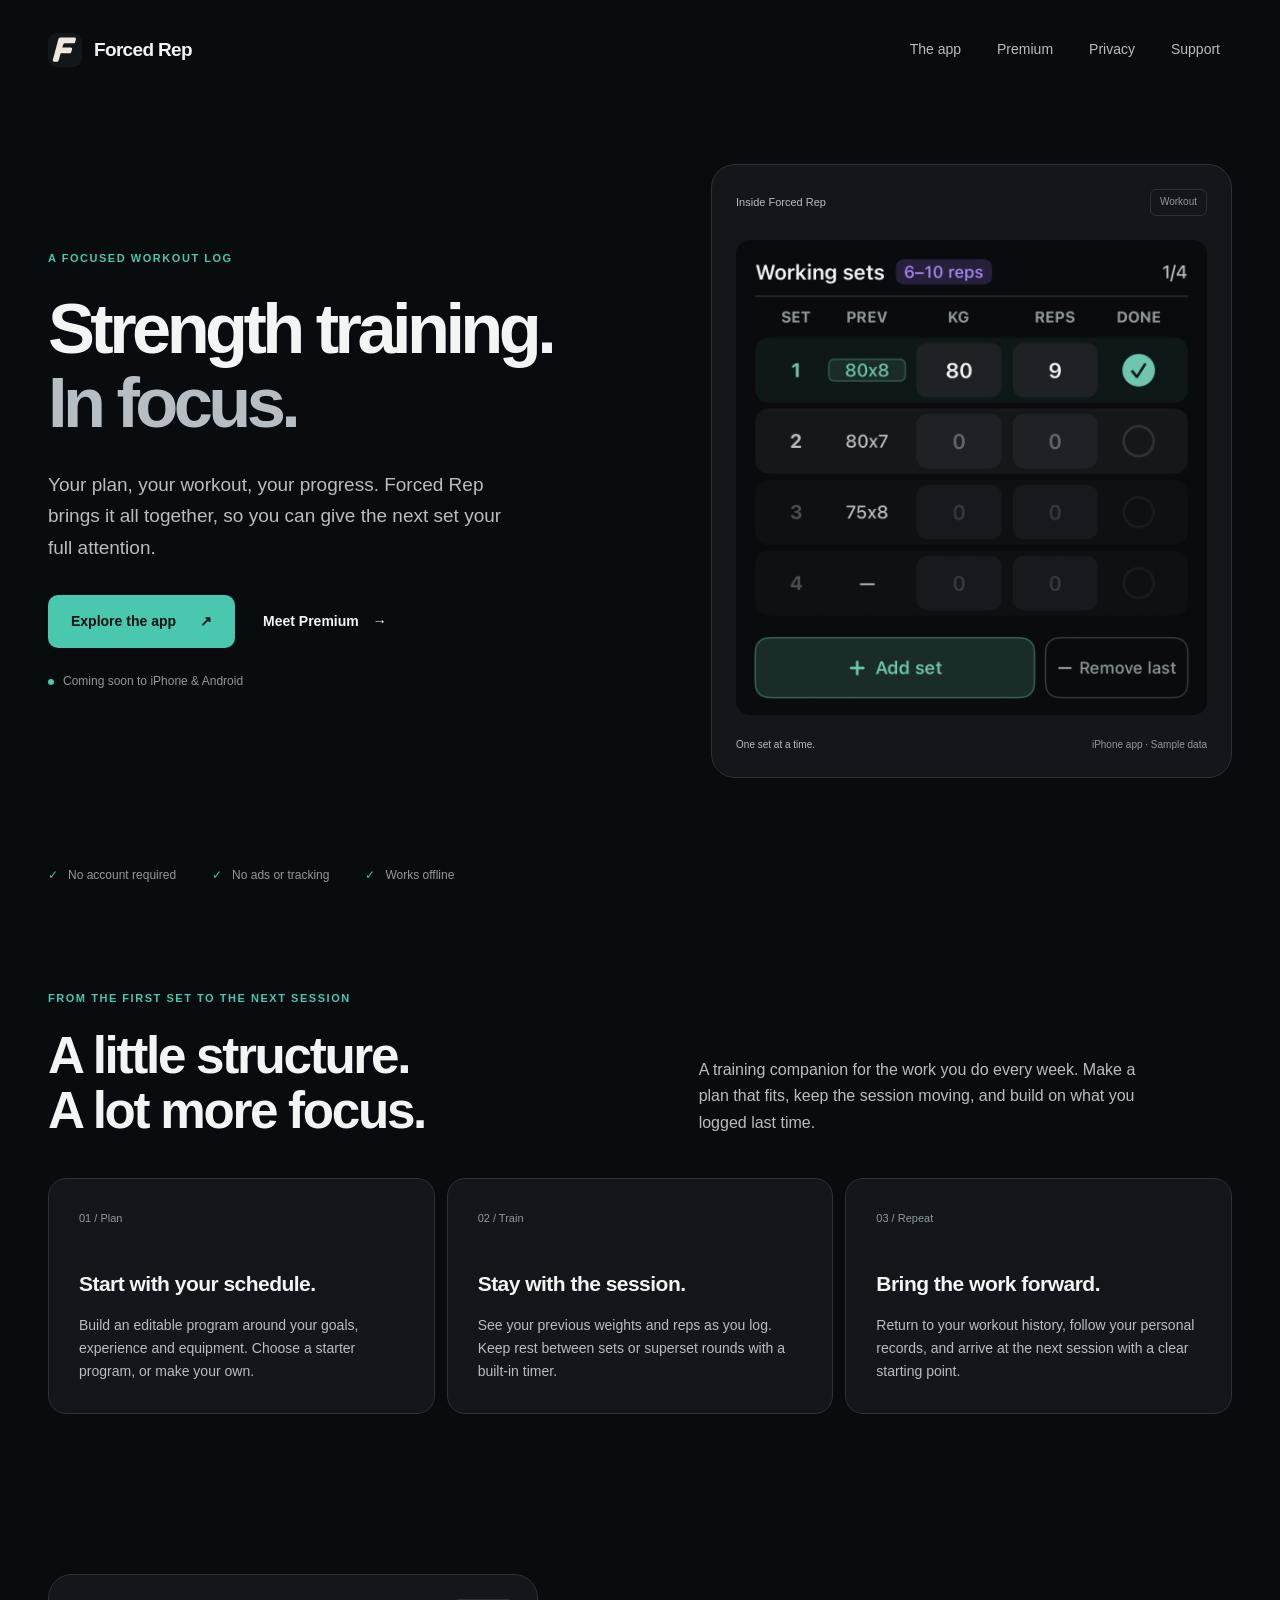
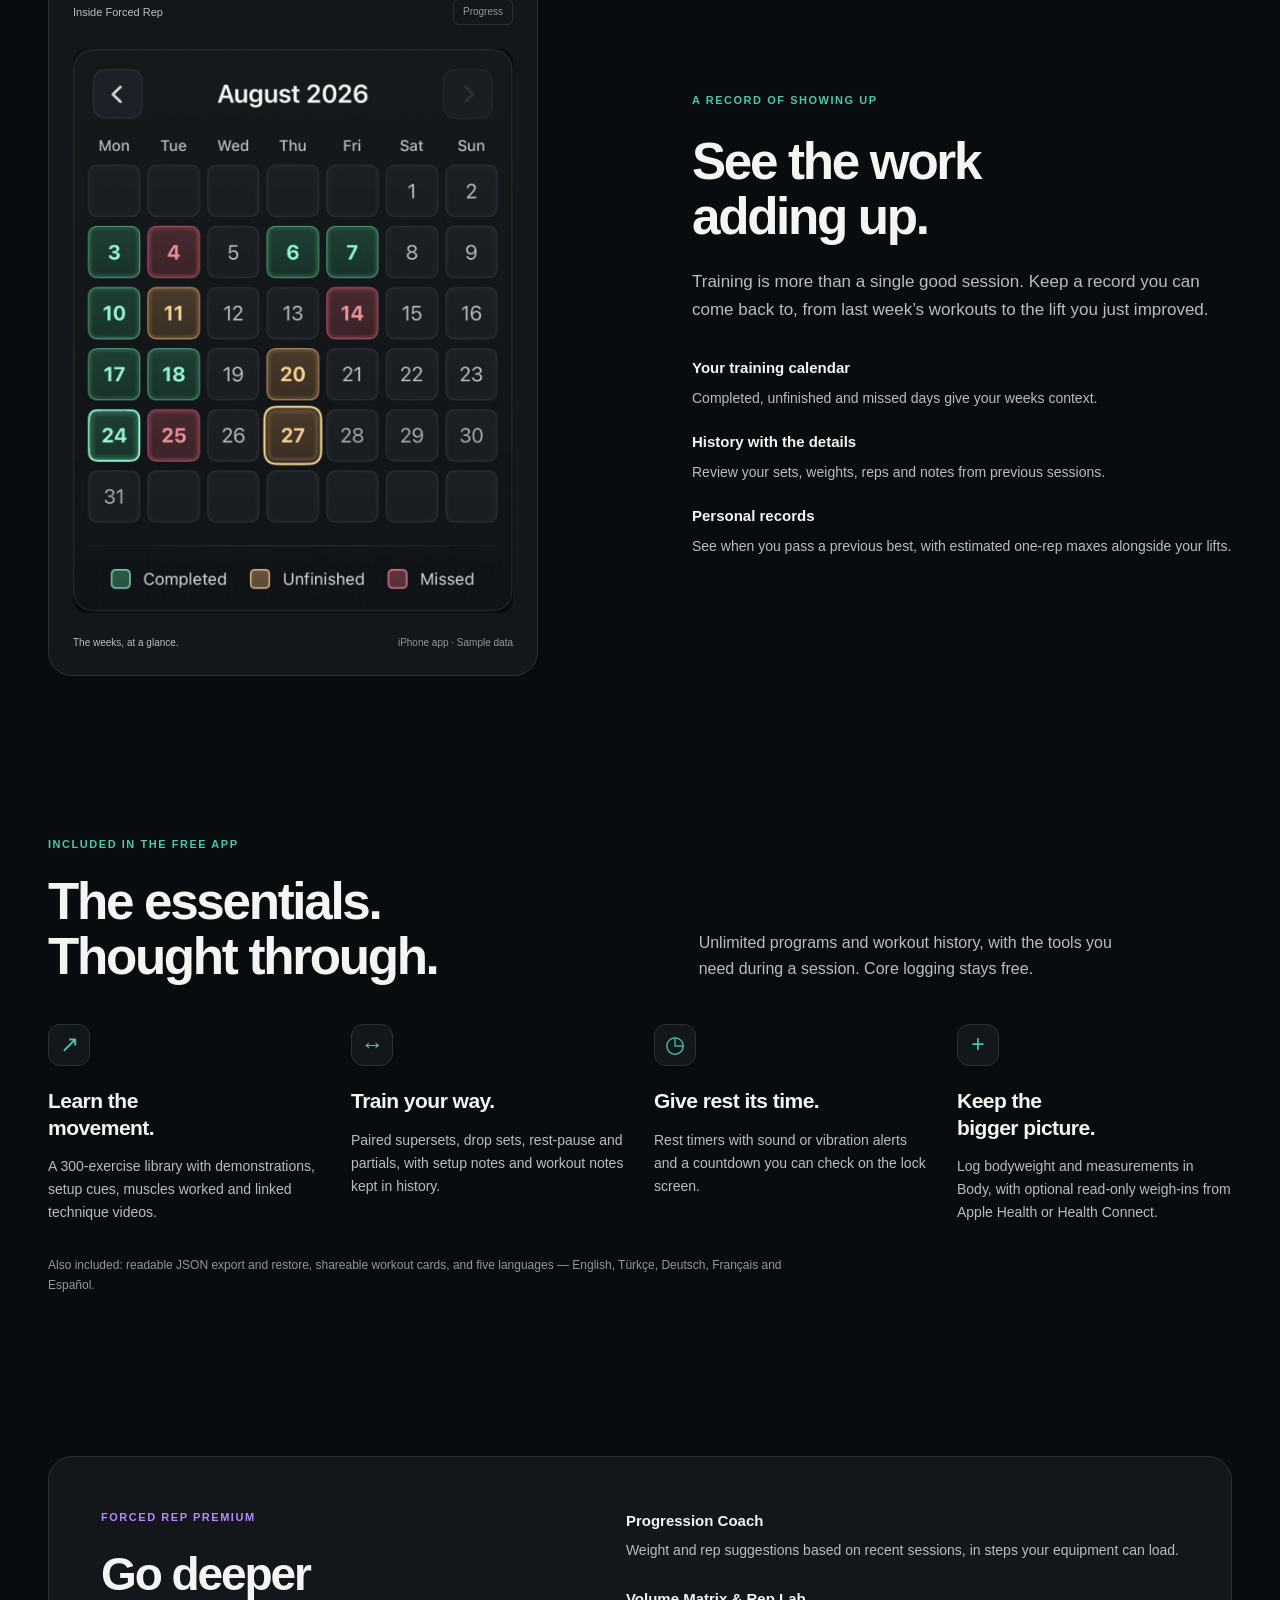
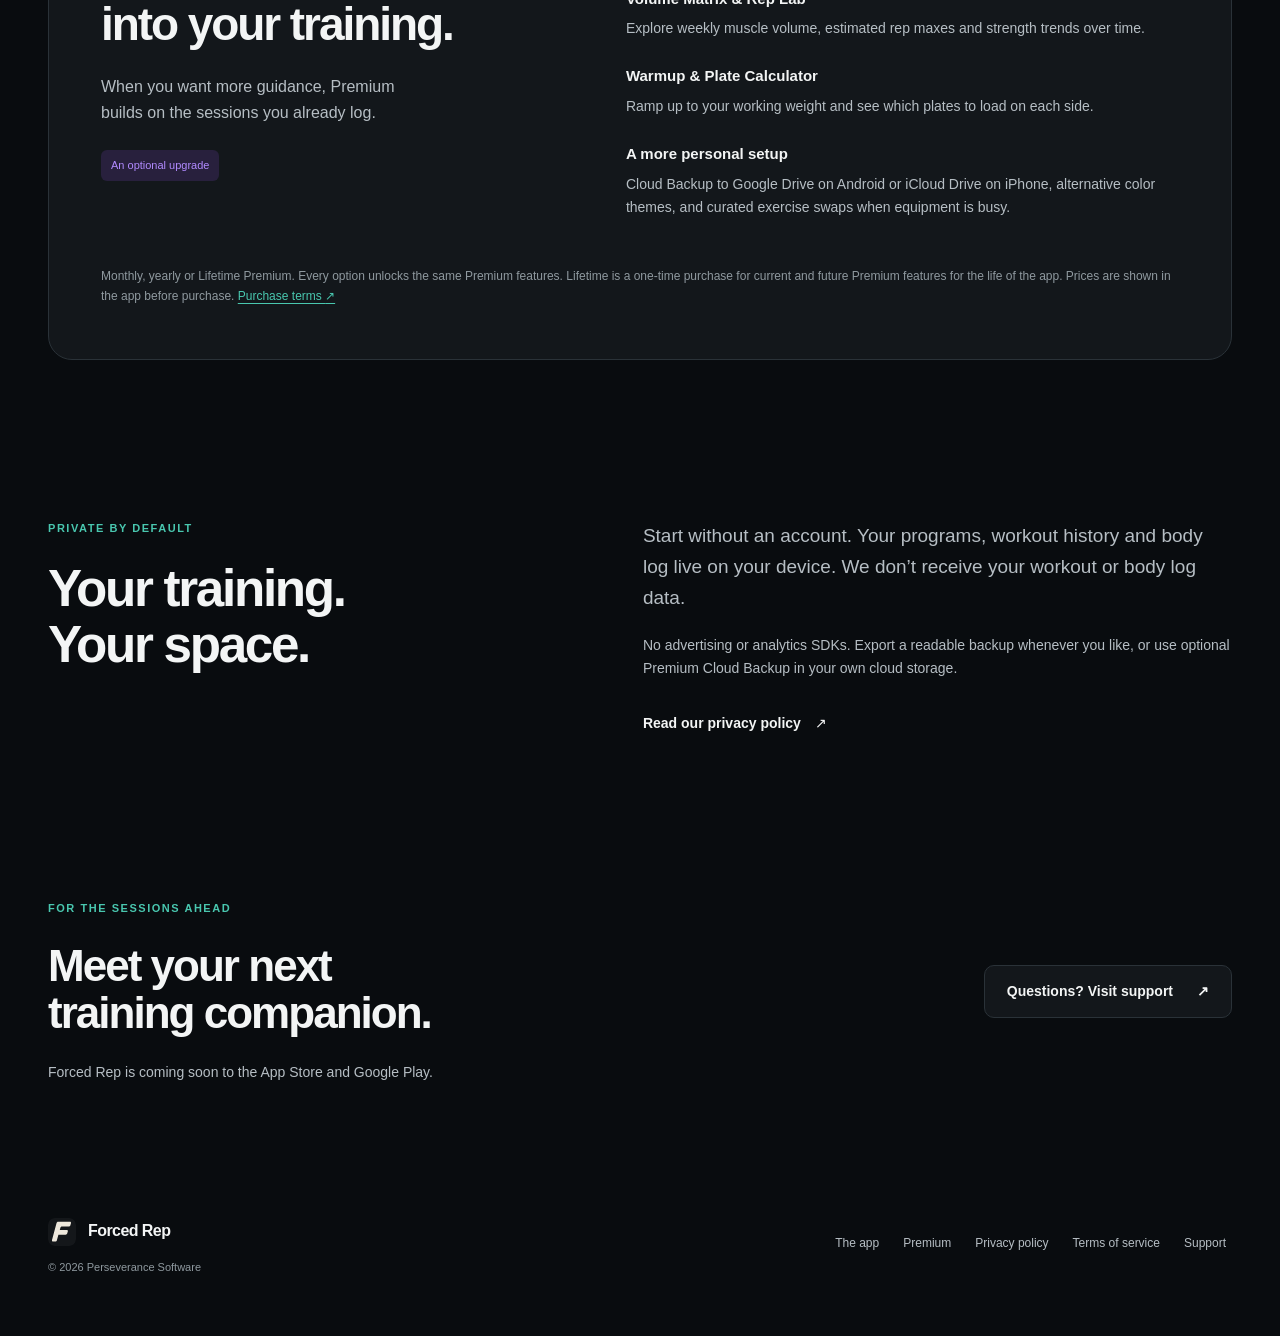
<file: index.html>
<!doctype html>
<html lang="en">
  <head>
    <meta charset="utf-8">
    <meta name="viewport" content="width=device-width, initial-scale=1">
    <meta name="theme-color" content="#090c0f">
    <title>Forced Rep · Strength training, in focus</title>
    <meta name="description" content="Plan your sessions, log each set, and follow your progress with Forced Rep. A focused strength training app for iPhone and Android. No account. No ads. Works offline.">
    <link rel="canonical" href="https://perseverancesoftware.app/">
    <meta property="og:type" content="website">
    <meta property="og:site_name" content="Forced Rep">
    <meta property="og:title" content="Forced Rep · Strength training, in focus">
    <meta property="og:description" content="Your plan, your workout, your progress. A focused strength training app for iPhone and Android.">
    <meta property="og:url" content="https://perseverancesoftware.app/">
    <meta property="og:image" content="https://perseverancesoftware.app/assets/images/og-image.png">
    <meta property="og:image:width" content="1200">
    <meta property="og:image:height" content="630">
    <meta property="og:image:alt" content="Forced Rep. Strength training, in focus. For iPhone and Android.">
    <meta name="twitter:card" content="summary_large_image">
    <link rel="icon" href="/favicon.svg" type="image/svg+xml">
    <link rel="icon" href="/favicon-32.png" sizes="32x32" type="image/png">
    <link rel="apple-touch-icon" href="/apple-touch-icon.png">
    <link rel="stylesheet" href="/styles.css">
  </head>
  <body>
    <a class="skip-link" href="#content">Skip to content</a>
    <header class="site-header">
      <div class="wrap header-inner">
        <a class="brand" href="/" aria-label="Forced Rep home"><img src="/favicon.svg" alt="" width="34" height="34">Forced Rep</a>
        <nav class="site-nav" aria-label="Main">
          <a href="#features">The app</a>
          <a href="#pro">Premium</a>
          <a href="/privacy/">Privacy</a>
          <a href="/support/">Support</a>
        </nav>
      </div>
    </header>
    <main id="content">
      <section class="hero wrap" aria-labelledby="hero-title">
        <div class="hero-copy">
          <p class="eyebrow">A focused workout log</p>
          <h1 id="hero-title">Strength training.<br><span>In focus.</span></h1>
          <p class="lede">Your plan, your workout, your progress. Forced Rep brings it all together, so you can give the next set your full attention.</p>
          <div class="hero-actions">
            <a class="button button-primary" href="#features">Explore the app <span aria-hidden="true">↗</span></a>
            <a class="text-link" href="#pro">Meet Premium <span aria-hidden="true">→</span></a>
          </div>
          <p class="availability"><span class="status-dot" aria-hidden="true"></span>Coming soon to iPhone &amp; Android</p>
        </div>
        <figure class="app-preview hero-preview">
          <div class="preview-heading"><span>Inside Forced Rep</span><span class="preview-tag">Workout</span></div>
          <img src="/assets/images/workout-logging.webp" width="1000" height="1009" alt="Workout logging detail: a completed set at 80 kilograms for 9 reps, alongside the previous session’s 80 kilograms for 8 reps." fetchpriority="high">
          <figcaption><span>One set at a time.</span><span>iPhone app · Sample data</span></figcaption>
        </figure>
        <ul class="hero-principles" aria-label="App essentials"><li>No account required</li><li>No ads or tracking</li><li>Works offline</li></ul>
      </section>

      <section class="section wrap" id="features" aria-labelledby="approach-title">
        <div class="section-intro">
          <div><p class="eyebrow">From the first set to the next session</p><h2 id="approach-title">A little structure.<br>A lot more focus.</h2></div>
          <p class="section-description">A training companion for the work you do every week. Make a plan that fits, keep the session moving, and build on what you logged last time.</p>
        </div>
        <div class="training-steps">
          <article><span class="step-number">01 / Plan</span><h3>Start with your schedule.</h3><p>Build an editable program around your goals, experience and equipment. Choose a starter program, or make your own.</p></article>
          <article><span class="step-number">02 / Train</span><h3>Stay with the session.</h3><p>See your previous weights and reps as you log. Keep rest between sets or superset rounds with a built-in timer.</p></article>
          <article><span class="step-number">03 / Repeat</span><h3>Bring the work forward.</h3><p>Return to your workout history, follow your personal records, and arrive at the next session with a clear starting point.</p></article>
        </div>
      </section>

      <section class="section wrap progress-section" aria-labelledby="progress-title">
        <figure class="app-preview calendar-preview">
          <div class="preview-heading"><span>Inside Forced Rep</span><span class="preview-tag">Progress</span></div>
          <img src="/assets/images/training-calendar.webp" width="960" height="1229" loading="lazy" decoding="async" alt="Training calendar detail for August 2026, with completed, unfinished and missed workout days distinguished by color and a labeled legend.">
          <figcaption><span>The weeks, at a glance.</span><span>iPhone app · Sample data</span></figcaption>
        </figure>
        <div class="progress-copy">
          <p class="eyebrow">A record of showing up</p>
          <h2 id="progress-title">See the work<br>adding up.</h2>
          <p class="lede">Training is more than a single good session. Keep a record you can come back to, from last week’s workouts to the lift you just improved.</p>
          <dl class="editorial-list">
            <div><dt>Your training calendar</dt><dd>Completed, unfinished and missed days give your weeks context.</dd></div>
            <div><dt>History with the details</dt><dd>Review your sets, weights, reps and notes from previous sessions.</dd></div>
            <div><dt>Personal records</dt><dd>See when you pass a previous best, with estimated one-rep maxes alongside your lifts.</dd></div>
          </dl>
        </div>
      </section>

      <section class="section wrap essentials-section" aria-labelledby="essentials-title">
        <div class="section-intro">
          <div><p class="eyebrow">Included in the free app</p><h2 id="essentials-title">The essentials.<br>Thought through.</h2></div>
          <p class="section-description">Unlimited programs and workout history, with the tools you need during a session. Core logging stays free.</p>
        </div>
        <div class="essentials-grid">
          <article><span class="feature-symbol" aria-hidden="true">↗</span><h3>Learn the movement.</h3><p>A 300-exercise library with demonstrations, setup cues, muscles worked and linked technique videos.</p></article>
          <article><span class="feature-symbol" aria-hidden="true">↔</span><h3>Train your way.</h3><p>Paired supersets, drop sets, rest-pause and partials, with setup notes and workout notes kept in history.</p></article>
          <article><span class="feature-symbol" aria-hidden="true">◷</span><h3>Give rest its time.</h3><p>Rest timers with sound or vibration alerts and a countdown you can check on the lock screen.</p></article>
          <article><span class="feature-symbol" aria-hidden="true">+</span><h3>Keep the bigger picture.</h3><p>Log bodyweight and measurements in Body, with optional read-only weigh-ins from Apple Health or Health Connect.</p></article>
        </div>
        <p class="quiet-note">Also included: readable JSON export and restore, shareable workout cards, and five languages — English, Türkçe, Deutsch, Français and Español.</p>
      </section>

      <section class="section wrap" id="pro" aria-labelledby="pro-title">
        <div class="premium-panel">
          <div class="premium-intro"><p class="eyebrow">Forced Rep Premium</p><h2 id="pro-title">Go deeper<br>into your training.</h2><p>When you want more guidance, Premium builds on the sessions you already log.</p><span class="premium-label">An optional upgrade</span></div>
          <dl class="premium-features">
            <div><dt>Progression Coach</dt><dd>Weight and rep suggestions based on recent sessions, in steps your equipment can load.</dd></div>
            <div><dt>Volume Matrix &amp; Rep Lab</dt><dd>Explore weekly muscle volume, estimated rep maxes and strength trends over time.</dd></div>
            <div><dt>Warmup &amp; Plate Calculator</dt><dd>Ramp up to your working weight and see which plates to load on each side.</dd></div>
            <div><dt>A more personal setup</dt><dd>Cloud Backup to Google Drive on Android or iCloud Drive on iPhone, alternative color themes, and curated exercise swaps when equipment is busy.</dd></div>
          </dl>
          <p class="premium-terms">Monthly, yearly or Lifetime Premium. Every option unlocks the same Premium features. Lifetime is a one-time purchase for current and future Premium features for the life of the app. Prices are shown in the app before purchase. <a href="/terms/#forced-rep-pro-subscriptions-and-purchases">Purchase terms <span aria-hidden="true">↗</span></a></p>
        </div>
      </section>

      <section class="section wrap privacy-section" id="privacy" aria-labelledby="privacy-title">
        <div><p class="eyebrow">Private by default</p><h2 id="privacy-title">Your training.<br>Your space.</h2></div>
        <div class="privacy-copy"><p class="lede">Start without an account. Your programs, workout history and body log live on your device. We don’t receive your workout or body log data.</p><p>No advertising or analytics SDKs. Export a readable backup whenever you like, or use optional Premium Cloud Backup in your own cloud storage.</p><a class="text-link" href="/privacy/">Read our privacy policy <span aria-hidden="true">↗</span></a></div>
      </section>

      <section class="section wrap closing" aria-labelledby="closing-title">
        <div><p class="eyebrow">For the sessions ahead</p><h2 id="closing-title">Meet your next<br>training companion.</h2><p>Forced Rep is coming soon to the App Store and Google Play.</p></div>
        <a class="button button-secondary" href="/support/">Questions? Visit support <span aria-hidden="true">↗</span></a>
      </section>
    </main>
    <footer class="site-footer">
      <div class="wrap footer-card">
        <div class="footer-brand"><a class="brand" href="/"><img src="/favicon.svg" alt="" width="28" height="28">Forced Rep</a><p>© 2026 Perseverance Software</p></div>
        <nav class="footer-nav" aria-label="Footer"><a href="/#features">The app</a><a href="/#pro">Premium</a><a href="/privacy/">Privacy policy</a><a href="/terms/">Terms of service</a><a href="/support/">Support</a></nav>
      </div>
    </footer>
  </body>
</html>
</file>
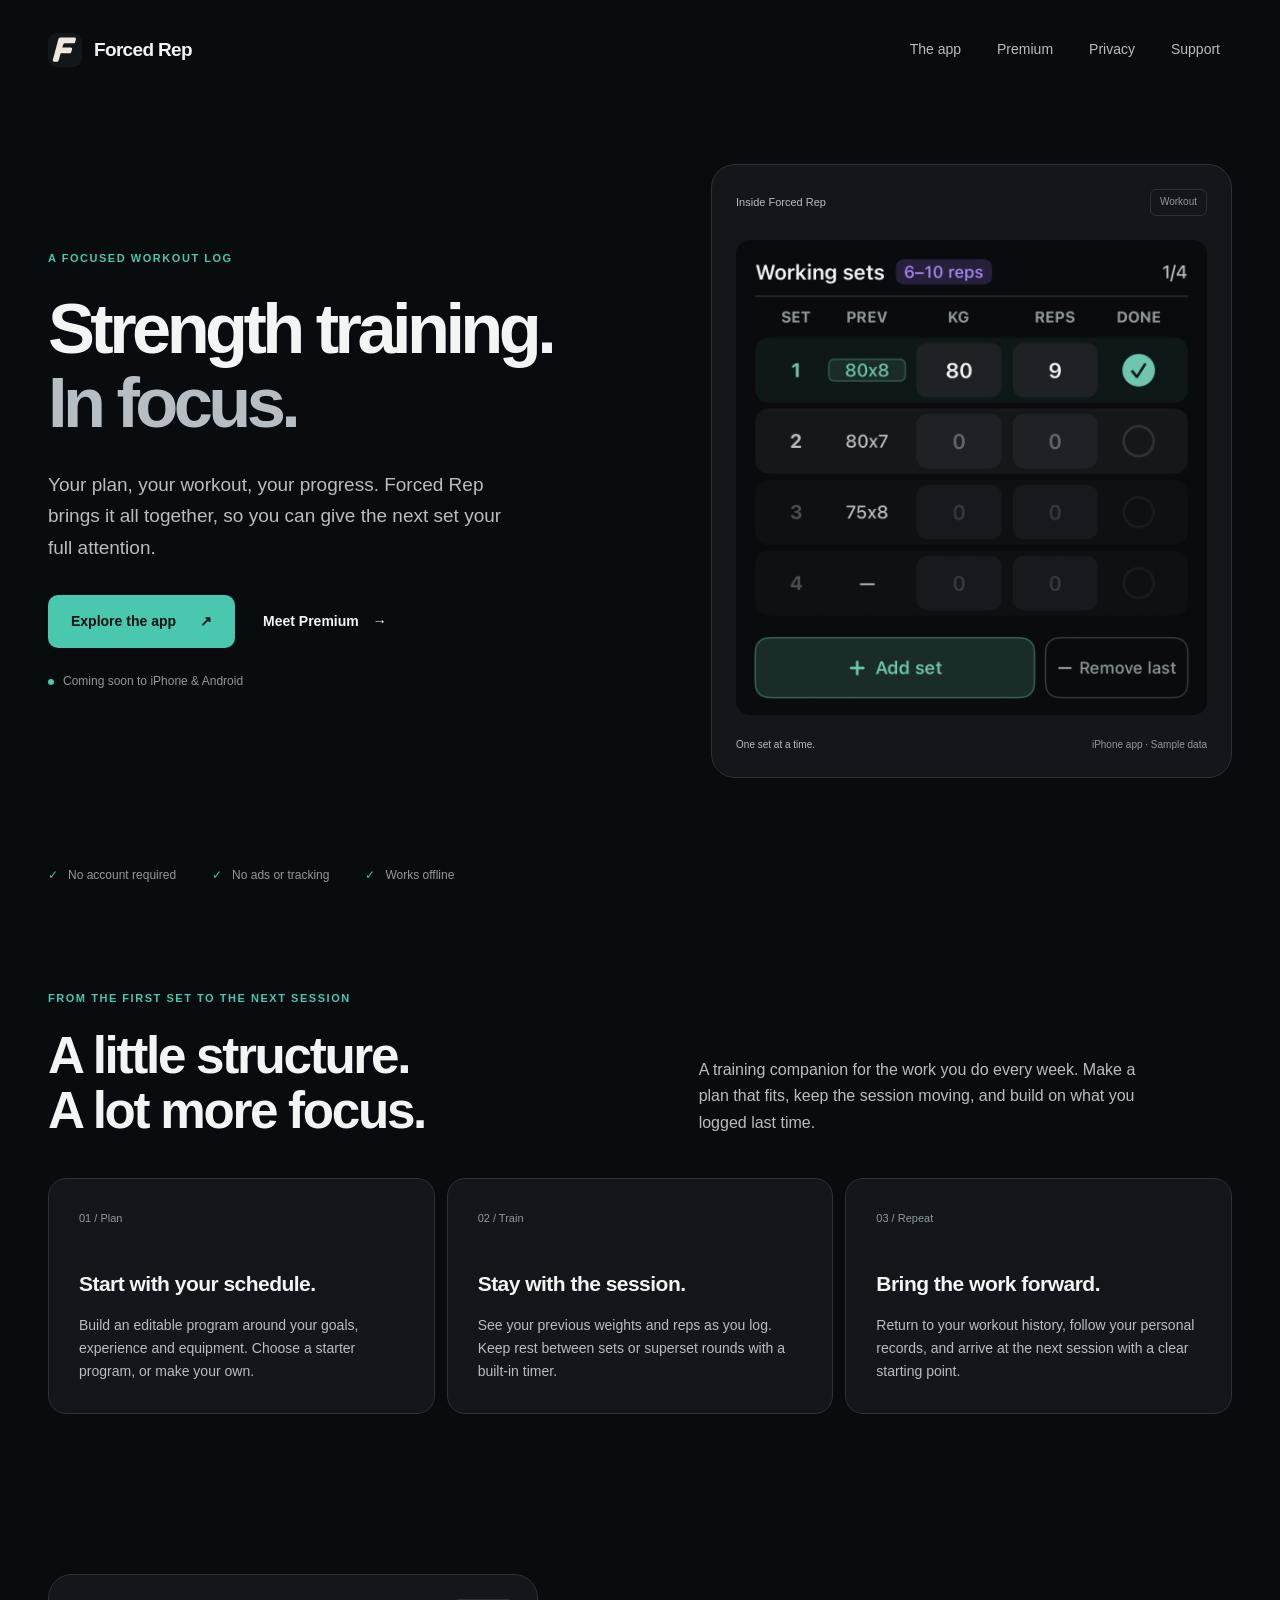
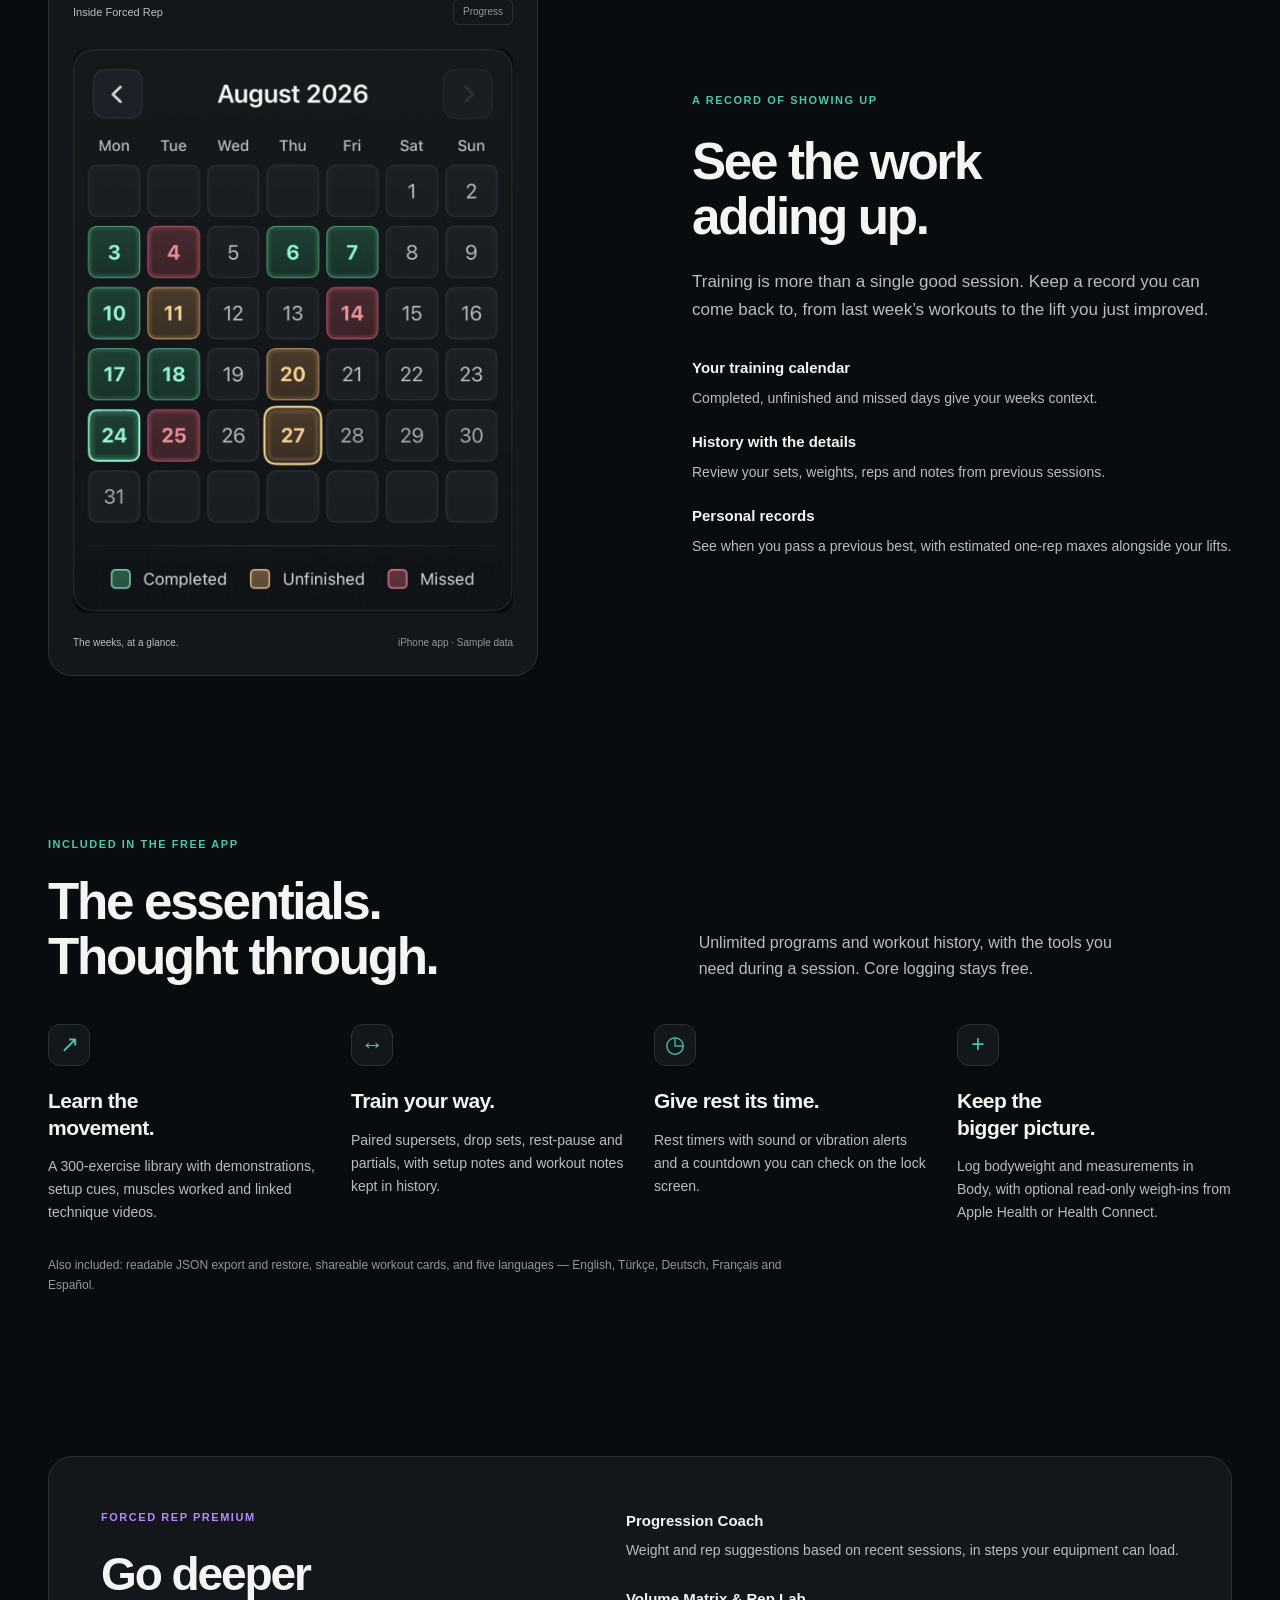
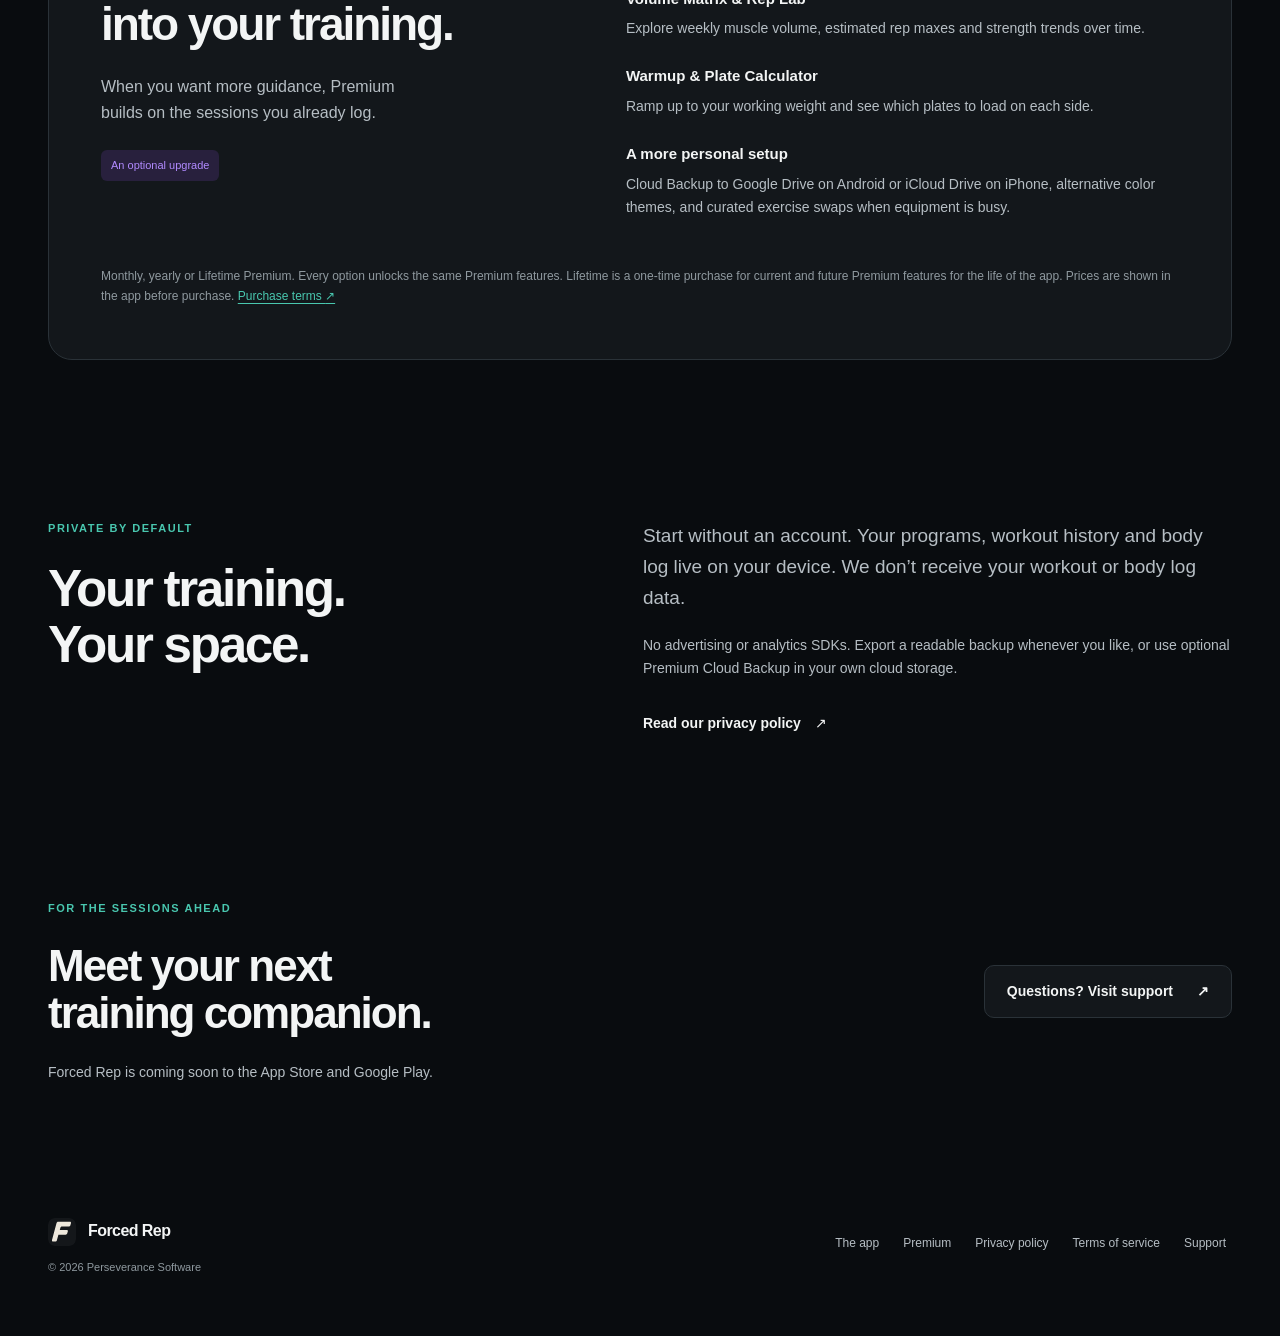
<file: forcedrep/index.html>
<!doctype html>
<html lang="en">
  <head>
    <meta charset="utf-8">
    <meta name="viewport" content="width=device-width, initial-scale=1">
    <meta name="theme-color" content="#090c0f">
    <meta name="robots" content="noindex">
    <title>Moved · Forced Rep</title>
    <link rel="canonical" href="https://perseverancesoftware.app/">
    <meta http-equiv="refresh" content="0; url=/">
    <script>location.replace("/" + location.hash);</script>
    <link rel="icon" href="/favicon.svg" type="image/svg+xml">
    <link rel="stylesheet" href="/styles.css">
  </head>
  <body>
    <main class="center-page">
      <div class="wrap-text">
        <h1>This page has moved</h1>
        <p>Forced Rep is now at <a href="/">perseverancesoftware.app/</a>.</p>
      </div>
    </main>
  </body>
</html>
</file>
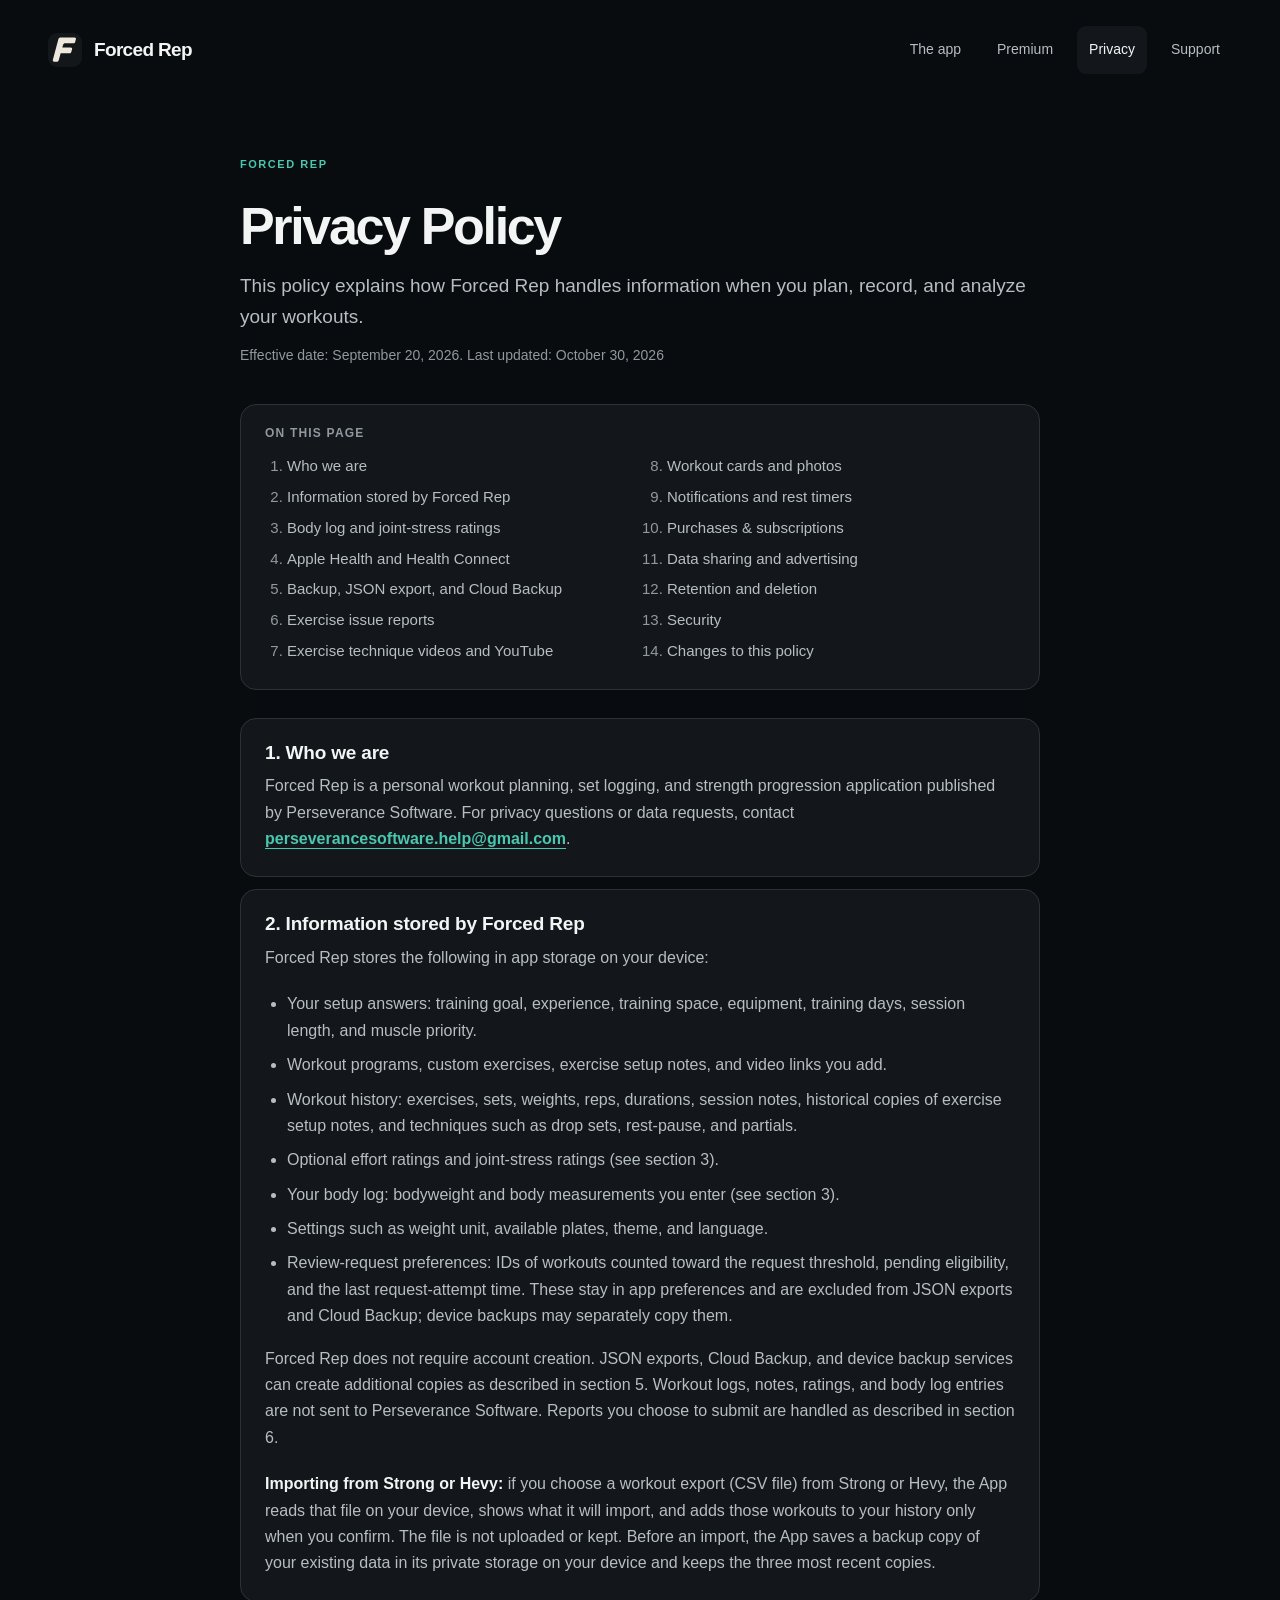
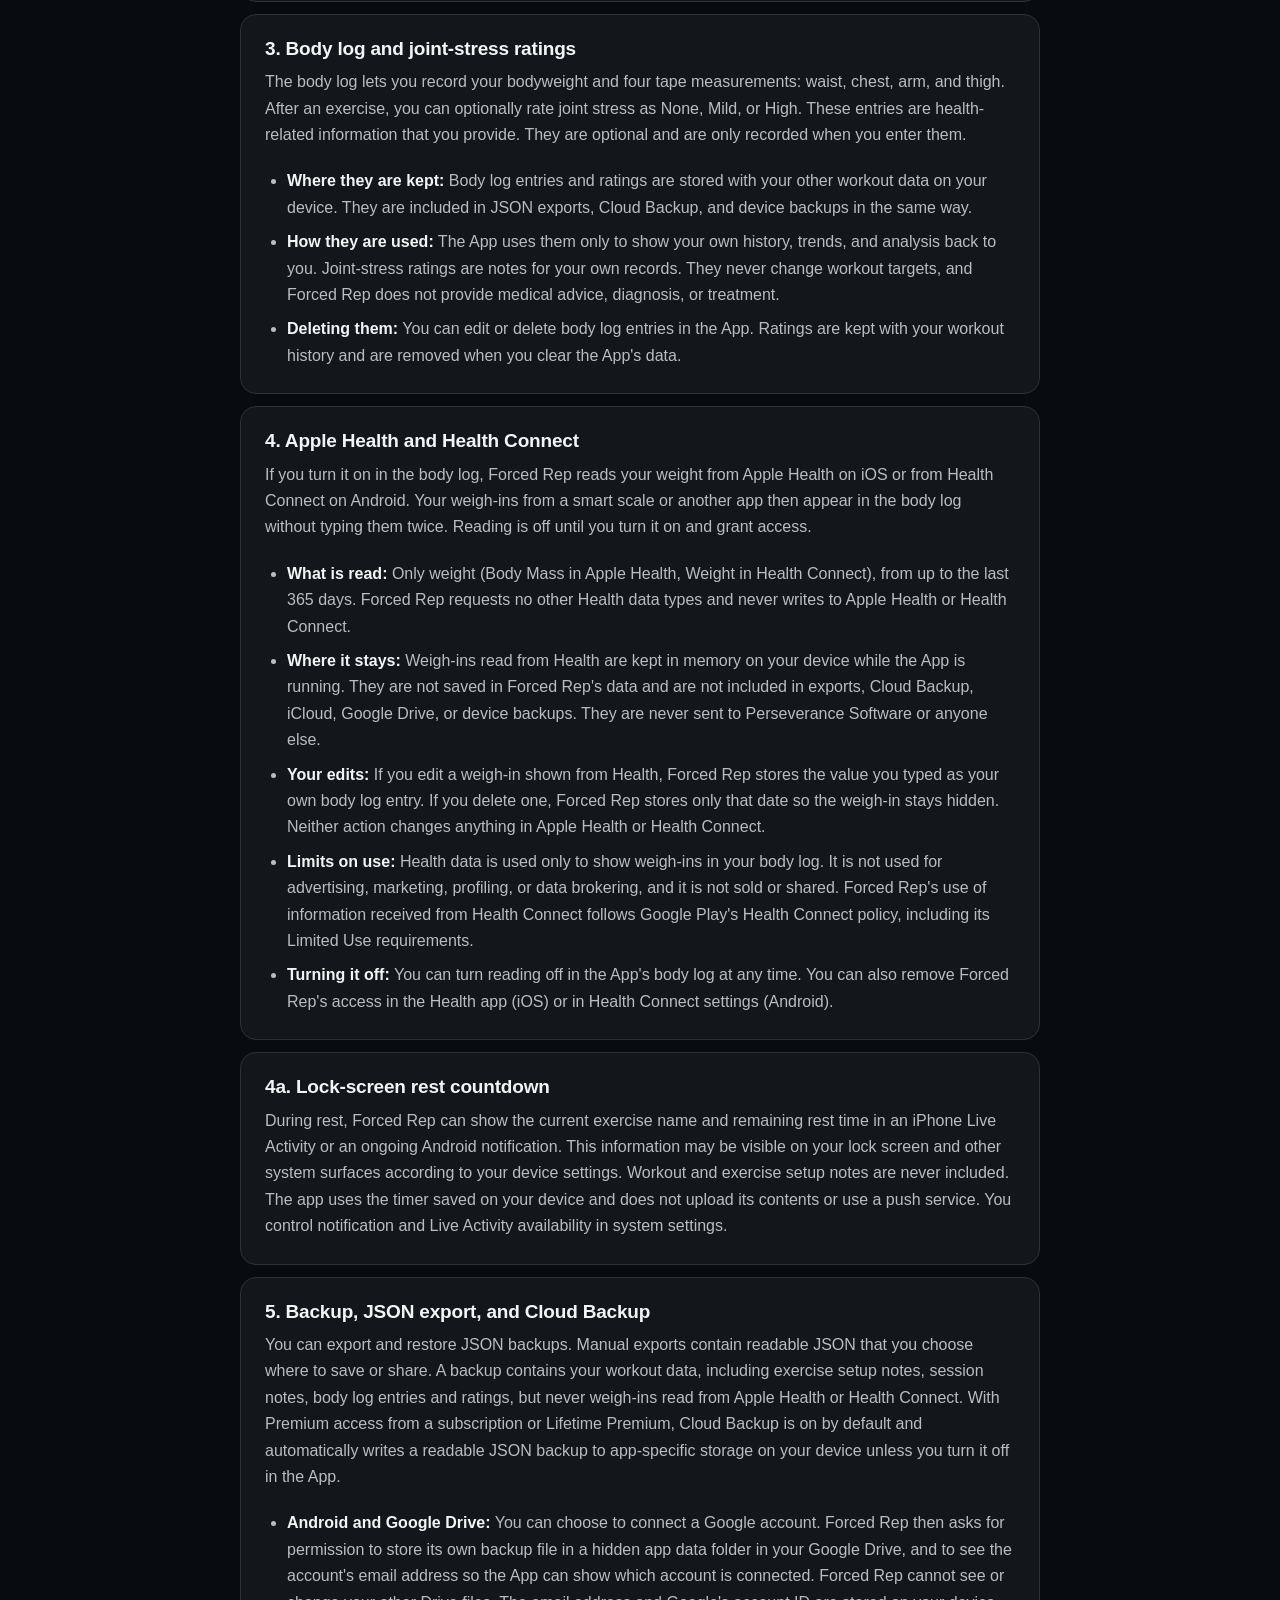
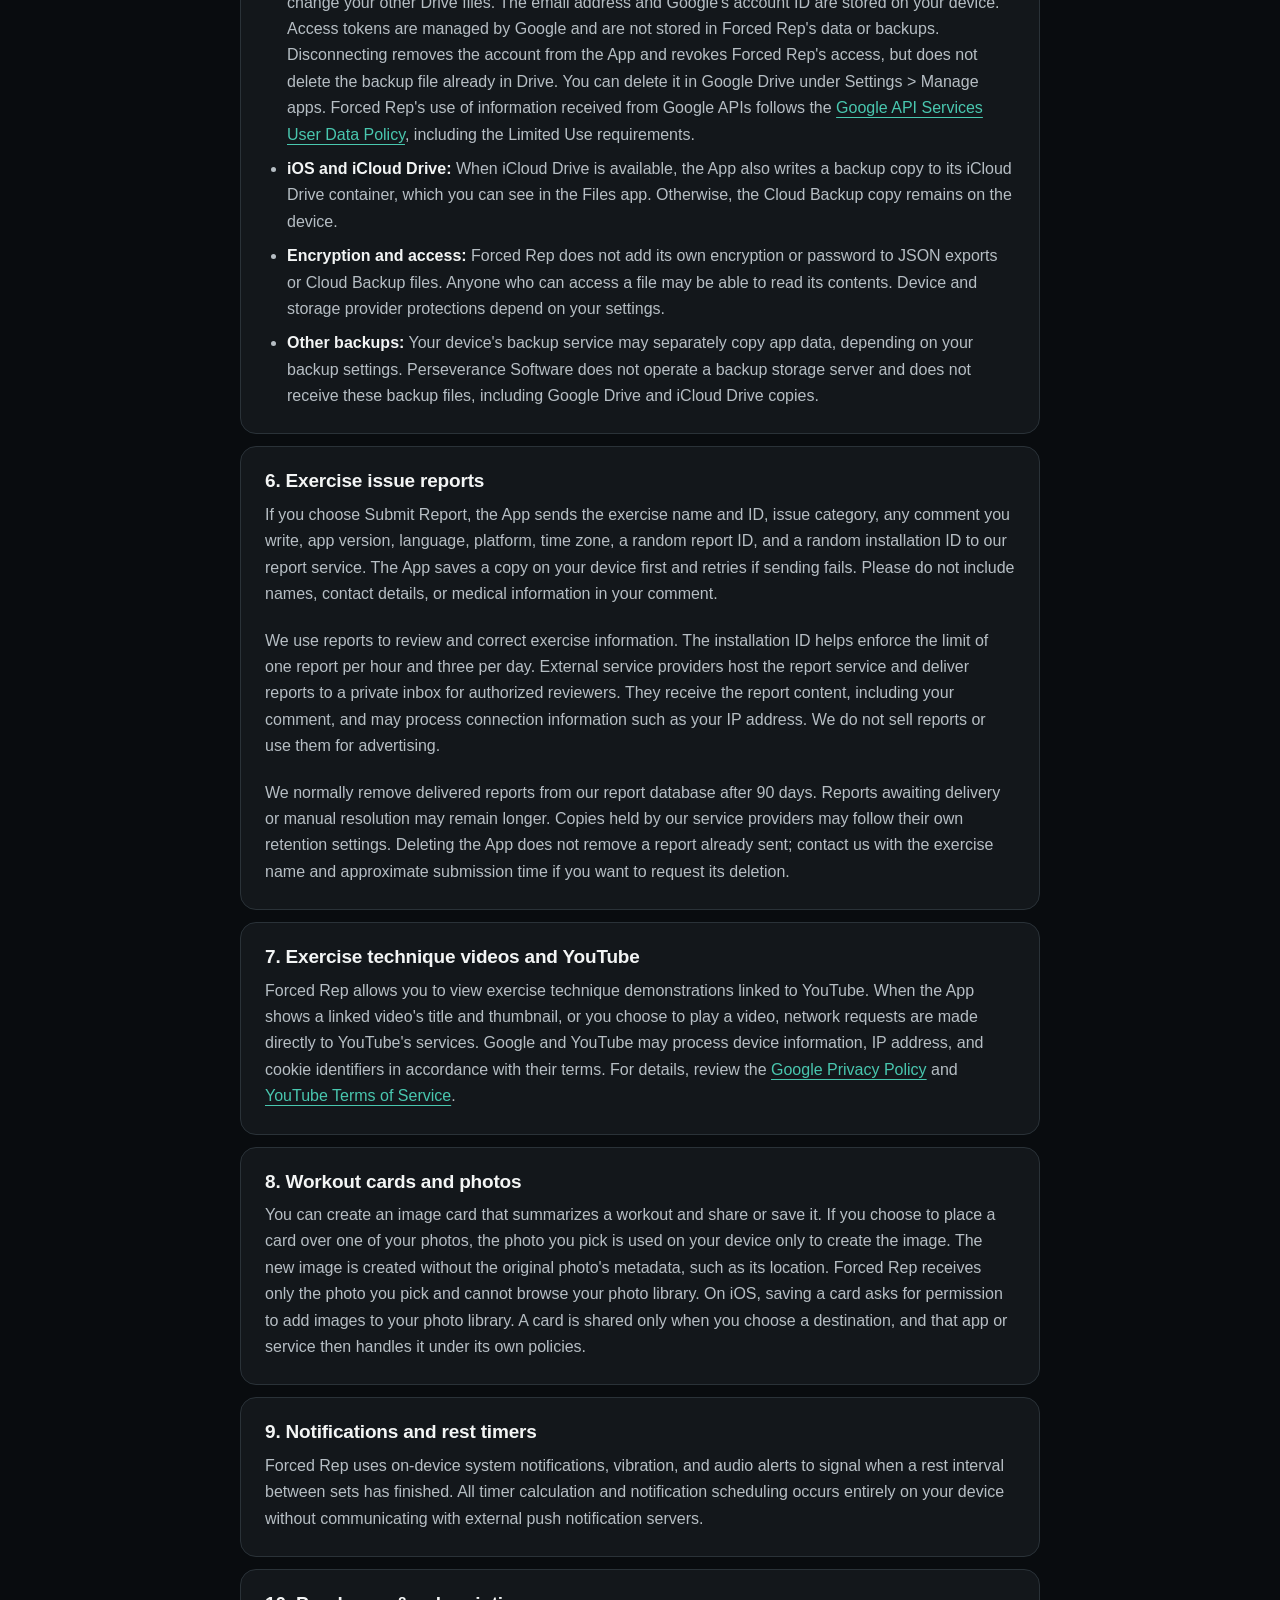
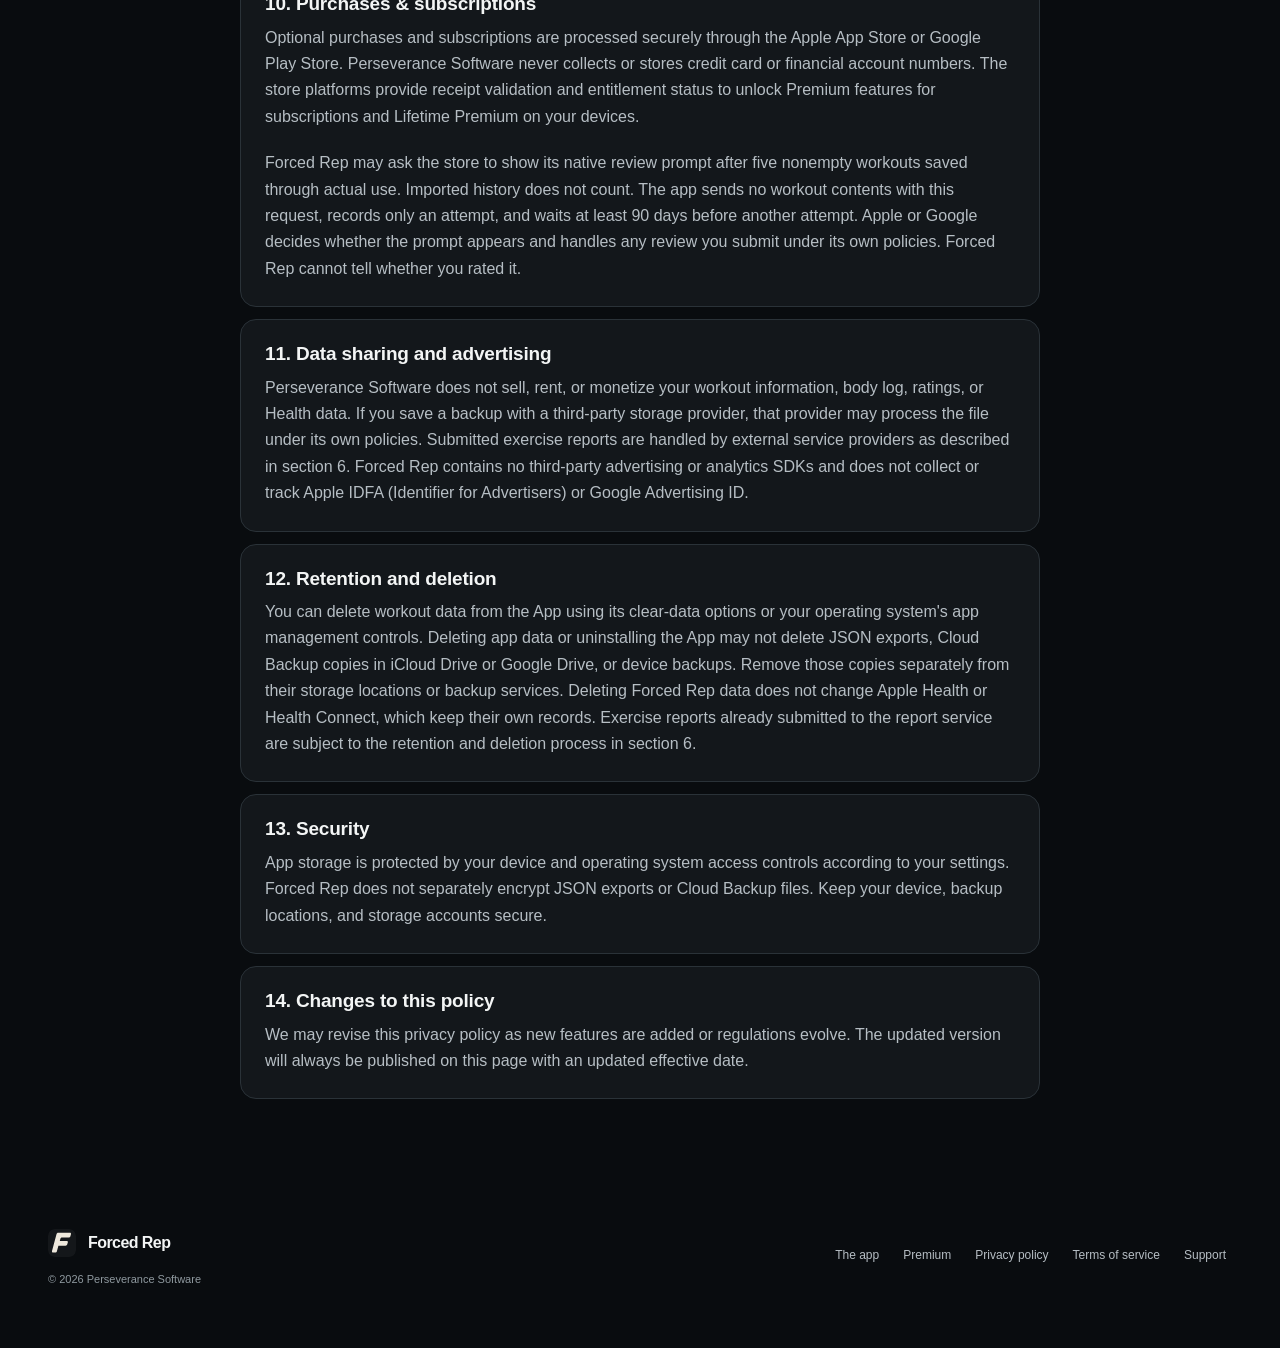
<file: privacy/index.html>
<!doctype html>
<html lang="en">
  <head>
    <meta charset="utf-8">
    <meta name="viewport" content="width=device-width, initial-scale=1">
    <meta name="theme-color" content="#090c0f">
    <meta name="description" content="Privacy Policy for the Forced Rep workout planning and progression application by Perseverance Software.">
    <meta property="og:title" content="Forced Rep Privacy Policy">
    <meta property="og:description" content="How Forced Rep handles workout data, body log entries, Apple Health and Health Connect, videos, backups, Cloud Backup, notifications, and purchases.">
    <meta property="og:type" content="article">
    <meta property="og:url" content="https://perseverancesoftware.app/privacy/">
    <link rel="canonical" href="https://perseverancesoftware.app/privacy/">
    <title>Privacy Policy · Forced Rep</title>
    <link rel="icon" href="/favicon.svg" type="image/svg+xml">
    <link rel="icon" href="/favicon-32.png" sizes="32x32" type="image/png">
    <link rel="apple-touch-icon" href="/apple-touch-icon.png">
    <link rel="stylesheet" href="/styles.css">
  </head>
  <body>
    <a class="skip-link" href="#content">Skip to content</a>
    <header class="site-header">
      <div class="wrap header-inner">
        <a class="brand" href="/"><img src="/favicon.svg" alt="" width="34" height="34">Forced Rep</a>
        <nav class="site-nav" aria-label="Main">
          <a href="/#features">The app</a>
          <a href="/#pro">Premium</a>
          <a href="/privacy/" aria-current="page">Privacy</a>
          <a href="/support/">Support</a>
        </nav>
      </div>
    </header>

    <main id="content">
      <div class="wrap-text doc">
        <div class="doc-head">
          <p class="eyebrow">Forced Rep</p>
          <h1>Privacy Policy</h1>
          <p class="lede">
            This policy explains how Forced Rep handles information when you plan, record, and analyze your workouts.
          </p>
          <p class="meta">Effective date: September 20, 2026. Last updated: October 30, 2026</p>
        </div>

        <nav class="toc" aria-labelledby="toc-title">
          <h2 id="toc-title">On this page</h2>
          <ol>
            <li><a href="#who-we-are">Who we are</a></li>
            <li><a href="#information-stored-by-forced-rep">Information stored by Forced Rep</a></li>
            <li><a href="#body-log-and-joint-stress-ratings">Body log and joint-stress ratings</a></li>
            <li><a href="#apple-health-and-health-connect">Apple Health and Health Connect</a></li>
            <li><a href="#backup-json-export-and-cloud-backup">Backup, JSON export, and Cloud Backup</a></li>
            <li><a href="#exercise-issue-reports">Exercise issue reports</a></li>
            <li><a href="#exercise-technique-videos-and-youtube">Exercise technique videos and YouTube</a></li>
            <li><a href="#workout-cards-and-photos">Workout cards and photos</a></li>
            <li><a href="#notifications-and-rest-timers">Notifications and rest timers</a></li>
            <li><a href="#purchases-and-subscriptions">Purchases &amp; subscriptions</a></li>
            <li><a href="#data-sharing-and-advertising">Data sharing and advertising</a></li>
            <li><a href="#retention-and-deletion">Retention and deletion</a></li>
            <li><a href="#security">Security</a></li>
            <li><a href="#changes-to-this-policy">Changes to this policy</a></li>
          </ol>
        </nav>

        <article>
          <section class="policy-section" id="who-we-are">
            <h2>1. Who we are</h2>
            <p>
              Forced Rep is a personal workout planning, set logging, and strength progression application published by Perseverance Software.
              For privacy questions or data requests, contact
              <a class="contact-link" href="mailto:perseverancesoftware.help@gmail.com">perseverancesoftware.help@gmail.com</a>.
            </p>
          </section>

          <section class="policy-section" id="information-stored-by-forced-rep">
            <h2>2. Information stored by Forced Rep</h2>
            <p>
              Forced Rep stores the following in app storage on your device:
            </p>
            <ul>
              <li>Your setup answers: training goal, experience, training space, equipment, training days, session length, and muscle priority.</li>
              <li>Workout programs, custom exercises, exercise setup notes, and video links you add.</li>
              <li>Workout history: exercises, sets, weights, reps, durations, session notes, historical copies of exercise setup notes, and techniques such as drop sets, rest-pause, and partials.</li>
              <li>Optional effort ratings and joint-stress ratings (see section 3).</li>
              <li>Your body log: bodyweight and body measurements you enter (see section 3).</li>
              <li>Settings such as weight unit, available plates, theme, and language.</li>
              <li>Review-request preferences: IDs of workouts counted toward the request threshold, pending eligibility, and the last request-attempt time. These stay in app preferences and are excluded from JSON exports and Cloud Backup; device backups may separately copy them.</li>
            </ul>
            <p>
              Forced Rep does not require account creation. JSON exports, Cloud Backup, and device backup services can create additional copies as described in section 5. Workout logs, notes, ratings, and body log entries are not sent to Perseverance Software. Reports you choose to submit are handled as described in section 6.
            </p>
            <p>
              <strong>Importing from Strong or Hevy:</strong> if you choose a workout export (CSV file) from Strong or Hevy, the App reads that file on your device, shows what it will import, and adds those workouts to your history only when you confirm. The file is not uploaded or kept. Before an import, the App saves a backup copy of your existing data in its private storage on your device and keeps the three most recent copies.
            </p>
          </section>

          <section class="policy-section" id="body-log-and-joint-stress-ratings">
            <h2>3. Body log and joint-stress ratings</h2>
            <p>
              The body log lets you record your bodyweight and four tape measurements: waist, chest, arm, and thigh. After an exercise, you can optionally rate joint stress as None, Mild, or High. These entries are health-related information that you provide. They are optional and are only recorded when you enter them.
            </p>
            <ul>
              <li><strong>Where they are kept:</strong> Body log entries and ratings are stored with your other workout data on your device. They are included in JSON exports, Cloud Backup, and device backups in the same way.</li>
              <li><strong>How they are used:</strong> The App uses them only to show your own history, trends, and analysis back to you. Joint-stress ratings are notes for your own records. They never change workout targets, and Forced Rep does not provide medical advice, diagnosis, or treatment.</li>
              <li><strong>Deleting them:</strong> You can edit or delete body log entries in the App. Ratings are kept with your workout history and are removed when you clear the App's data.</li>
            </ul>
          </section>

          <section class="policy-section" id="apple-health-and-health-connect">
            <h2>4. Apple Health and Health Connect</h2>
            <p>
              If you turn it on in the body log, Forced Rep reads your weight from Apple Health on iOS or from Health Connect on Android. Your weigh-ins from a smart scale or another app then appear in the body log without typing them twice. Reading is off until you turn it on and grant access.
            </p>
            <ul>
              <li><strong>What is read:</strong> Only weight (Body Mass in Apple Health, Weight in Health Connect), from up to the last 365 days. Forced Rep requests no other Health data types and never writes to Apple Health or Health Connect.</li>
              <li><strong>Where it stays:</strong> Weigh-ins read from Health are kept in memory on your device while the App is running. They are not saved in Forced Rep's data and are not included in exports, Cloud Backup, iCloud, Google Drive, or device backups. They are never sent to Perseverance Software or anyone else.</li>
              <li><strong>Your edits:</strong> If you edit a weigh-in shown from Health, Forced Rep stores the value you typed as your own body log entry. If you delete one, Forced Rep stores only that date so the weigh-in stays hidden. Neither action changes anything in Apple Health or Health Connect.</li>
              <li><strong>Limits on use:</strong> Health data is used only to show weigh-ins in your body log. It is not used for advertising, marketing, profiling, or data brokering, and it is not sold or shared. Forced Rep's use of information received from Health Connect follows Google Play's Health Connect policy, including its Limited Use requirements.</li>
              <li><strong>Turning it off:</strong> You can turn reading off in the App's body log at any time. You can also remove Forced Rep's access in the Health app (iOS) or in Health Connect settings (Android).</li>
            </ul>
          </section>

          <section class="policy-section" id="rest-countdown">
            <h2>4a. Lock-screen rest countdown</h2>
            <p>During rest, Forced Rep can show the current exercise name and remaining rest time in an iPhone Live Activity or an ongoing Android notification. This information may be visible on your lock screen and other system surfaces according to your device settings. Workout and exercise setup notes are never included. The app uses the timer saved on your device and does not upload its contents or use a push service. You control notification and Live Activity availability in system settings.</p>
          </section>

          <section class="policy-section" id="backup-json-export-and-cloud-backup">
            <h2>5. Backup, JSON export, and Cloud Backup</h2>
            <p>
              You can export and restore JSON backups. Manual exports contain readable JSON that you choose where to save or share. A backup contains your workout data, including exercise setup notes, session notes, body log entries and ratings, but never weigh-ins read from Apple Health or Health Connect. With Premium access from a subscription or Lifetime Premium, Cloud Backup is on by default and automatically writes a readable JSON backup to app-specific storage on your device unless you turn it off in the App.
            </p>
            <ul>
              <li><strong>Android and Google Drive:</strong> You can choose to connect a Google account. Forced Rep then asks for permission to store its own backup file in a hidden app data folder in your Google Drive, and to see the account's email address so the App can show which account is connected. Forced Rep cannot see or change your other Drive files. The email address and Google's account ID are stored on your device. Access tokens are managed by Google and are not stored in Forced Rep's data or backups. Disconnecting removes the account from the App and revokes Forced Rep's access, but does not delete the backup file already in Drive. You can delete it in Google Drive under Settings &gt; Manage apps. Forced Rep's use of information received from Google APIs follows the <a href="https://developers.google.com/terms/api-services-user-data-policy">Google API Services User Data Policy</a>, including the Limited Use requirements.</li>
              <li><strong>iOS and iCloud Drive:</strong> When iCloud Drive is available, the App also writes a backup copy to its iCloud Drive container, which you can see in the Files app. Otherwise, the Cloud Backup copy remains on the device.</li>
              <li><strong>Encryption and access:</strong> Forced Rep does not add its own encryption or password to JSON exports or Cloud Backup files. Anyone who can access a file may be able to read its contents. Device and storage provider protections depend on your settings.</li>
              <li><strong>Other backups:</strong> Your device's backup service may separately copy app data, depending on your backup settings. Perseverance Software does not operate a backup storage server and does not receive these backup files, including Google Drive and iCloud Drive copies.</li>
            </ul>
          </section>

          <section class="policy-section" id="exercise-issue-reports">
            <h2>6. Exercise issue reports</h2>
            <p>
              If you choose Submit Report, the App sends the exercise name and ID, issue category, any comment you write, app version, language, platform, time zone, a random report ID, and a random installation ID to our report service. The App saves a copy on your device first and retries if sending fails. Please do not include names, contact details, or medical information in your comment.
            </p>
            <p>
              We use reports to review and correct exercise information. The installation ID helps enforce the limit of one report per hour and three per day. External service providers host the report service and deliver reports to a private inbox for authorized reviewers. They receive the report content, including your comment, and may process connection information such as your IP address. We do not sell reports or use them for advertising.
            </p>
            <p>
              We normally remove delivered reports from our report database after 90 days. Reports awaiting delivery or manual resolution may remain longer. Copies held by our service providers may follow their own retention settings. Deleting the App does not remove a report already sent; contact us with the exercise name and approximate submission time if you want to request its deletion.
            </p>
          </section>

          <section class="policy-section" id="exercise-technique-videos-and-youtube">
            <h2>7. Exercise technique videos and YouTube</h2>
            <p>
              Forced Rep allows you to view exercise technique demonstrations linked to YouTube. When the App shows a linked video's title and thumbnail, or you choose to play a video, network requests are made directly to YouTube's services. Google and YouTube may process device information, IP address, and cookie identifiers in accordance with their terms. For details, review the
              <a href="https://policies.google.com/privacy">Google Privacy Policy</a> and
              <a href="https://www.youtube.com/t/terms">YouTube Terms of Service</a>.
            </p>
          </section>

          <section class="policy-section" id="workout-cards-and-photos">
            <h2>8. Workout cards and photos</h2>
            <p>
              You can create an image card that summarizes a workout and share or save it. If you choose to place a card over one of your photos, the photo you pick is used on your device only to create the image. The new image is created without the original photo's metadata, such as its location. Forced Rep receives only the photo you pick and cannot browse your photo library. On iOS, saving a card asks for permission to add images to your photo library. A card is shared only when you choose a destination, and that app or service then handles it under its own policies.
            </p>
          </section>

          <section class="policy-section" id="notifications-and-rest-timers">
            <h2>9. Notifications and rest timers</h2>
            <p>
              Forced Rep uses on-device system notifications, vibration, and audio alerts to signal when a rest interval between sets has finished. All timer calculation and notification scheduling occurs entirely on your device without communicating with external push notification servers.
            </p>
          </section>

          <section class="policy-section" id="purchases-and-subscriptions">
            <h2>10. Purchases &amp; subscriptions</h2>
            <p>
              Optional purchases and subscriptions are processed securely through the Apple App Store or Google Play Store. Perseverance Software never collects or stores credit card or financial account numbers. The store platforms provide receipt validation and entitlement status to unlock Premium features for subscriptions and Lifetime Premium on your devices.
            </p>
            <p>
              Forced Rep may ask the store to show its native review prompt after five nonempty workouts saved through actual use. Imported history does not count. The app sends no workout contents with this request, records only an attempt, and waits at least 90 days before another attempt. Apple or Google decides whether the prompt appears and handles any review you submit under its own policies. Forced Rep cannot tell whether you rated it.
            </p>
          </section>

          <section class="policy-section" id="data-sharing-and-advertising">
            <h2>11. Data sharing and advertising</h2>
            <p>
              Perseverance Software does not sell, rent, or monetize your workout information, body log, ratings, or Health data. If you save a backup with a third-party storage provider, that provider may process the file under its own policies. Submitted exercise reports are handled by external service providers as described in section 6. Forced Rep contains no third-party advertising or analytics SDKs and does not collect or track Apple IDFA (Identifier for Advertisers) or Google Advertising ID.
            </p>
          </section>

          <section class="policy-section" id="retention-and-deletion">
            <h2>12. Retention and deletion</h2>
            <p>
              You can delete workout data from the App using its clear-data options or your operating system's app management controls. Deleting app data or uninstalling the App may not delete JSON exports, Cloud Backup copies in iCloud Drive or Google Drive, or device backups. Remove those copies separately from their storage locations or backup services. Deleting Forced Rep data does not change Apple Health or Health Connect, which keep their own records. Exercise reports already submitted to the report service are subject to the retention and deletion process in section 6.
            </p>
          </section>

          <section class="policy-section" id="security">
            <h2>13. Security</h2>
            <p>
              App storage is protected by your device and operating system access controls according to your settings. Forced Rep does not separately encrypt JSON exports or Cloud Backup files. Keep your device, backup locations, and storage accounts secure.
            </p>
          </section>

          <section class="policy-section" id="changes-to-this-policy">
            <h2>14. Changes to this policy</h2>
            <p>
              We may revise this privacy policy as new features are added or regulations evolve. The updated version will always be published on this page with an updated effective date.
            </p>
          </section>
        </article>
      </div>
    </main>

    <footer class="site-footer">
      <div class="wrap footer-card">
        <div class="footer-brand">
          <a class="brand" href="/"><img src="/favicon.svg" alt="" width="28" height="28">Forced Rep</a>
          <p>© 2026 Perseverance Software</p>
        </div>
        <nav class="footer-nav" aria-label="Footer">
          <a href="/#features">The app</a>
          <a href="/#pro">Premium</a>
          <a href="/privacy/">Privacy policy</a>
          <a href="/terms/">Terms of service</a>
          <a href="/support/">Support</a>
        </nav>
      </div>
    </footer>
  </body>
</html>
</file>
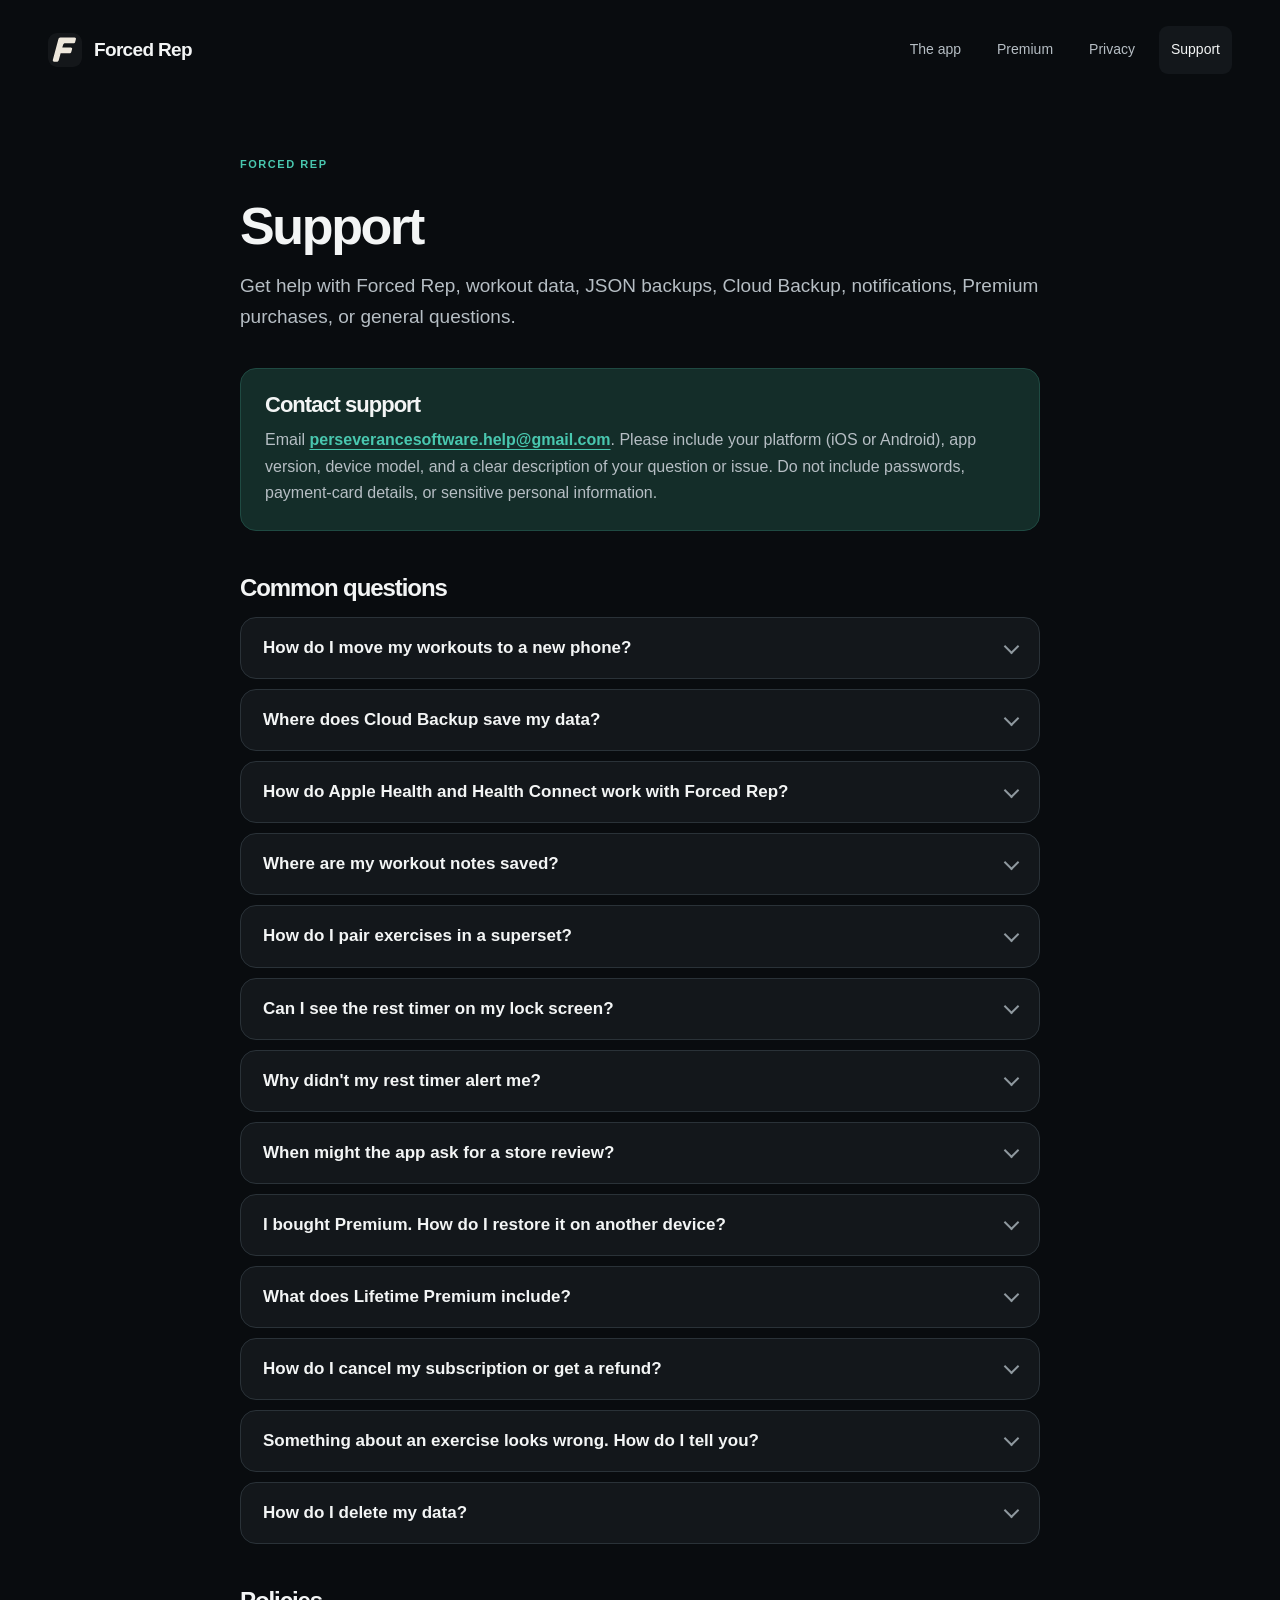
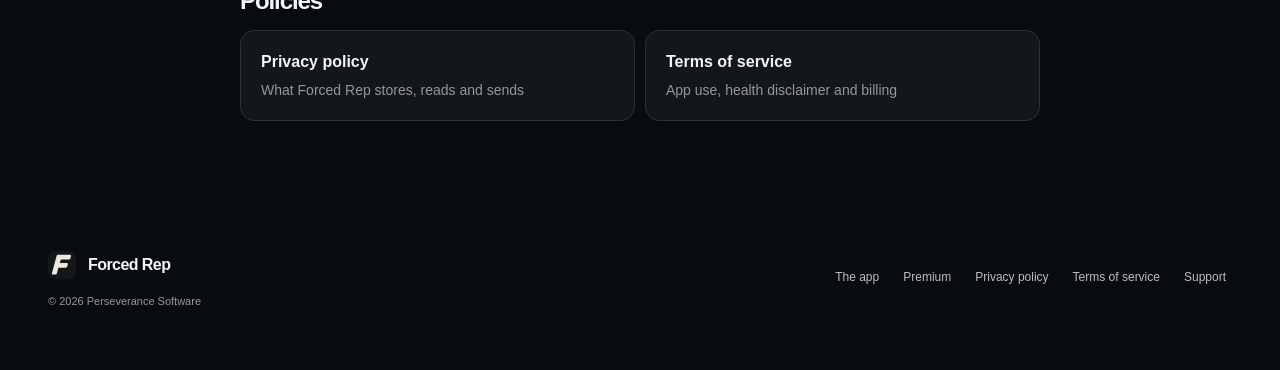
<file: support/index.html>
<!doctype html>
<html lang="en">
  <head>
    <meta charset="utf-8">
    <meta name="viewport" content="width=device-width, initial-scale=1">
    <meta name="theme-color" content="#090c0f">
    <meta name="description" content="Support for the Forced Rep workout planning and progression application by Perseverance Software.">
    <meta property="og:title" content="Forced Rep Support">
    <meta property="og:description" content="Get help with Forced Rep, workout data, JSON backups, Cloud Backup, notifications, Premium purchases, or general questions.">
    <meta property="og:type" content="website">
    <meta property="og:url" content="https://perseverancesoftware.app/support/">
    <link rel="canonical" href="https://perseverancesoftware.app/support/">
    <title>Support · Forced Rep</title>
    <link rel="icon" href="/favicon.svg" type="image/svg+xml">
    <link rel="icon" href="/favicon-32.png" sizes="32x32" type="image/png">
    <link rel="apple-touch-icon" href="/apple-touch-icon.png">
    <link rel="stylesheet" href="/styles.css">
  </head>
  <body>
    <a class="skip-link" href="#content">Skip to content</a>
    <header class="site-header">
      <div class="wrap header-inner">
        <a class="brand" href="/"><img src="/favicon.svg" alt="" width="34" height="34">Forced Rep</a>
        <nav class="site-nav" aria-label="Main">
          <a href="/#features">The app</a>
          <a href="/#pro">Premium</a>
          <a href="/privacy/">Privacy</a>
          <a href="/support/" aria-current="page">Support</a>
        </nav>
      </div>
    </header>

    <main id="content">
      <div class="wrap-text doc">
        <div class="doc-head">
          <p class="eyebrow">Forced Rep</p>
          <h1>Support</h1>
          <p class="lede">
            Get help with Forced Rep, workout data, JSON backups, Cloud Backup, notifications, Premium purchases, or general questions.
          </p>
        </div>

        <div class="notice">
          <h2>Contact support</h2>
          <p>
            Email
            <a class="contact-link" href="mailto:perseverancesoftware.help@gmail.com">perseverancesoftware.help@gmail.com</a>.
            Please include your platform (iOS or Android), app version, device model, and a clear description of your question or issue.
            Do not include passwords, payment-card details, or sensitive personal information.
          </p>
        </div>

        <h2 class="doc-section-title">Common questions</h2>
        <div class="faq">
          <details id="new-phone">
            <summary>How do I move my workouts to a new phone?</summary>
            <div class="faq-answer">
              <p>
                Forced Rep stores routines and workout logs in app storage on your device, and there is no account to sign in to. Before changing devices or reinstalling, export a JSON backup or check that Cloud Backup has saved a copy you can access. Then restore that backup in Forced Rep on the new phone.
              </p>
              <p>
                Backup files are readable, so keep them in a location you trust.
              </p>
            </div>
          </details>

          <details id="cloud-backup">
            <summary>Where does Cloud Backup save my data?</summary>
            <div class="faq-answer">
              <p>
                With Premium access from a subscription or Lifetime Premium, Cloud Backup writes a readable JSON backup to app-specific storage on your device. On Android it also writes a copy to a hidden app data folder in your Google Drive if you connect a Google account. On iPhone it writes a copy to its iCloud Drive container when iCloud Drive is available.
              </p>
              <p>
                Perseverance Software never receives these files. See <a href="/privacy/#backup-json-export-and-cloud-backup">Backup, JSON export, and Cloud Backup</a> in the privacy policy.
              </p>
            </div>
          </details>

          <details id="health">
            <summary>How do Apple Health and Health Connect work with Forced Rep?</summary>
            <div class="faq-answer">
              <p>
                Open Body from the Progress header to log bodyweight and measurements. If you turn on Health reading there, Forced Rep reads your weight from Apple Health on iOS or Health Connect on Android, so weigh-ins from a smart scale or another app appear without typing them twice. It reads nothing else and never writes to Health.
              </p>
              <p>
                You can turn reading off in the body log at any time, or remove Forced Rep's access in the Health app (iOS) or in Health Connect settings (Android). Details are in <a href="/privacy/#apple-health-and-health-connect">Apple Health and Health Connect</a>.
              </p>
            </div>
          </details>

          <details id="notes">
            <summary>Where are my workout notes saved?</summary>
            <div class="faq-answer">
              <p>Exercise setup notes belong to an exercise in one routine and appear in future workouts. A workout note belongs only to that session. Edit either during training; history keeps the copy saved with each workout. Both are free, survive app restarts, and are included in JSON backups and Cloud Backup. Compatible Strong and Hevy exercise and workout notes are preserved when importing history.</p>
            </div>
          </details>

          <details id="supersets">
            <summary>How do I pair exercises in a superset?</summary>
            <div class="faq-answer">
              <p>In the routine editor, open an exercise's menu and choose Pair with next exercise. The two exercises must be unpaired. Either menu can unpair them. During training, A1/A2 labels identify the pair and Next alternates between unfinished partners. A1 allows A2 immediately; A2 starts the rest between rounds. Warmups and each exercise's logs and progression stay separate. You can select exercises manually and log or undo a set while rest runs. Paired supersets are free.</p>
            </div>
          </details>

          <details id="rest-countdown">
            <summary>Can I see the rest timer on my lock screen?</summary>
            <div class="faq-answer">
              <p>The free countdown shows the exercise name and remaining rest time through an iPhone Live Activity or an ongoing Android notification. Tap it to return to the workout. Pause, resume, and rest-duration changes follow the in-app timer. Allow Live Activities for Forced Rep on iPhone, or notifications and lock-screen visibility on Android. It is separate from the rest-complete sound/vibration alert. A finished iPhone display may stay at zero until you return to the app; canceling rest or ending the workout removes it. Lock-screen Skip and +30-second controls are not included in this version.</p>
            </div>
          </details>

          <details id="rest-timer">
            <summary>Why didn't my rest timer alert me?</summary>
            <div class="faq-answer">
              <p>
                Rest alerts are on-device system notifications with optional sound and vibration. Check that notifications are allowed for Forced Rep in your phone's settings, and that silent or focus modes are not muting them. Some Android phones also limit apps in the background to save battery; allowing Forced Rep to run in the background can help.
              </p>
            </div>
          </details>

          <details id="review-prompt">
            <summary>When might the app ask for a store review?</summary>
            <div class="faq-answer">
              <p>After your fifth nonempty workout saved through actual use, Forced Rep may request the native App Store or Google Play review prompt once you have left the summary and other sheets or tours have closed. Imported workouts do not count. The store decides whether to show it, and the app cannot tell whether you rated it. Another request requires a new workout save at least 90 days later.</p>
            </div>
          </details>

          <details id="restore-purchases">
            <summary>I bought Premium. How do I restore it on another device?</summary>
            <div class="faq-answer">
              <p>
                Use Restore Purchases in the app while signed in to the same Apple Account or Google Play account you used to buy it. This restores both subscriptions and Lifetime Premium on compatible devices. Purchases apply to the original store: an Apple purchase does not unlock Android, and a Google Play purchase does not unlock iPhone.
              </p>
            </div>
          </details>

          <details id="lifetime-pro">
            <summary>What does Lifetime Premium include?</summary>
            <div class="faq-answer">
              <p>Lifetime Premium unlocks the same Premium features as monthly and annual subscriptions, including future Premium features for the life of the app. It is one payment with no recurring renewal. There is one regular lifetime option; temporary discounts may be offered.</p>
              <p>Buying Lifetime Premium does not cancel an existing subscription. Manage recurring renewal separately in the account settings of the store where you subscribed.</p>
            </div>
          </details>

          <details id="cancel">
            <summary>How do I cancel my subscription or get a refund?</summary>
            <div class="faq-answer">
              <p>
                Manage or cancel your subscription in your device's account settings: Apple ID Subscriptions on iOS or Google Play Subscriptions on Android. Cancellation takes effect at the end of the current billing period.
              </p>
              <p>
                Refund requests go directly to Apple or Google under their refund policies. See the <a href="/terms/#forced-rep-pro-subscriptions-and-purchases">terms of service</a>.
              </p>
            </div>
          </details>

          <details id="report-exercise">
            <summary>Something about an exercise looks wrong. How do I tell you?</summary>
            <div class="faq-answer">
              <p>
                Use Submit Report in the app. It sends the exercise, the issue category and your comment to our review inbox. Please do not include names, contact details, or medical information in the comment. See <a href="/privacy/#exercise-issue-reports">Exercise issue reports</a> for what is sent.
              </p>
            </div>
          </details>

          <details id="delete-data">
            <summary>How do I delete my data?</summary>
            <div class="faq-answer">
              <p>
                Use the app's clear-data options or your phone's app management controls. Uninstalling may not delete JSON exports, Cloud Backup copies in iCloud Drive or Google Drive, or device backups, so remove those separately. Apple Health and Health Connect keep their own records.
              </p>
            </div>
          </details>
        </div>

        <h2 class="doc-section-title">Policies</h2>
        <div class="link-cards">
          <a class="link-card" href="/privacy/">Privacy policy<span>What Forced Rep stores, reads and sends</span></a>
          <a class="link-card" href="/terms/">Terms of service<span>App use, health disclaimer and billing</span></a>
        </div>
      </div>
    </main>

    <footer class="site-footer">
      <div class="wrap footer-card">
        <div class="footer-brand">
          <a class="brand" href="/"><img src="/favicon.svg" alt="" width="28" height="28">Forced Rep</a>
          <p>© 2026 Perseverance Software</p>
        </div>
        <nav class="footer-nav" aria-label="Footer">
          <a href="/#features">The app</a>
          <a href="/#pro">Premium</a>
          <a href="/privacy/">Privacy policy</a>
          <a href="/terms/">Terms of service</a>
          <a href="/support/">Support</a>
        </nav>
      </div>
    </footer>
  </body>
</html>
</file>
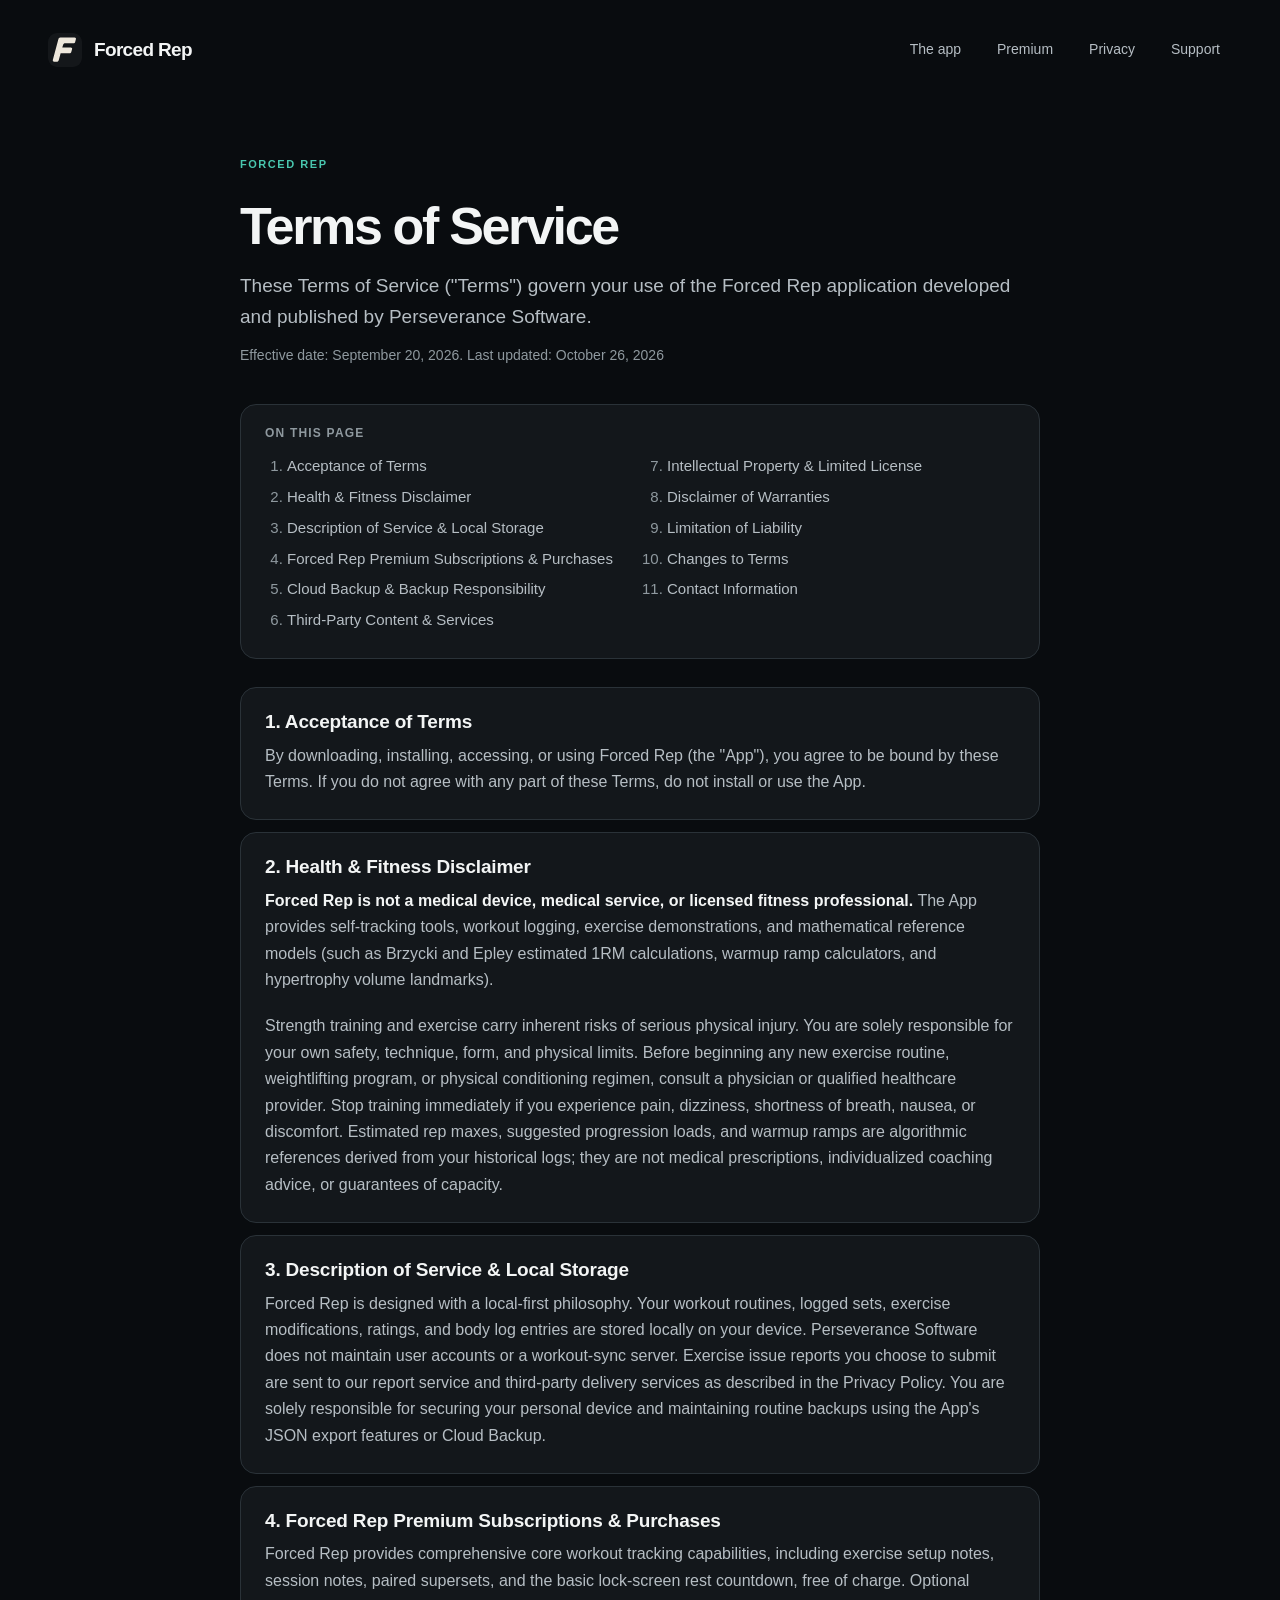
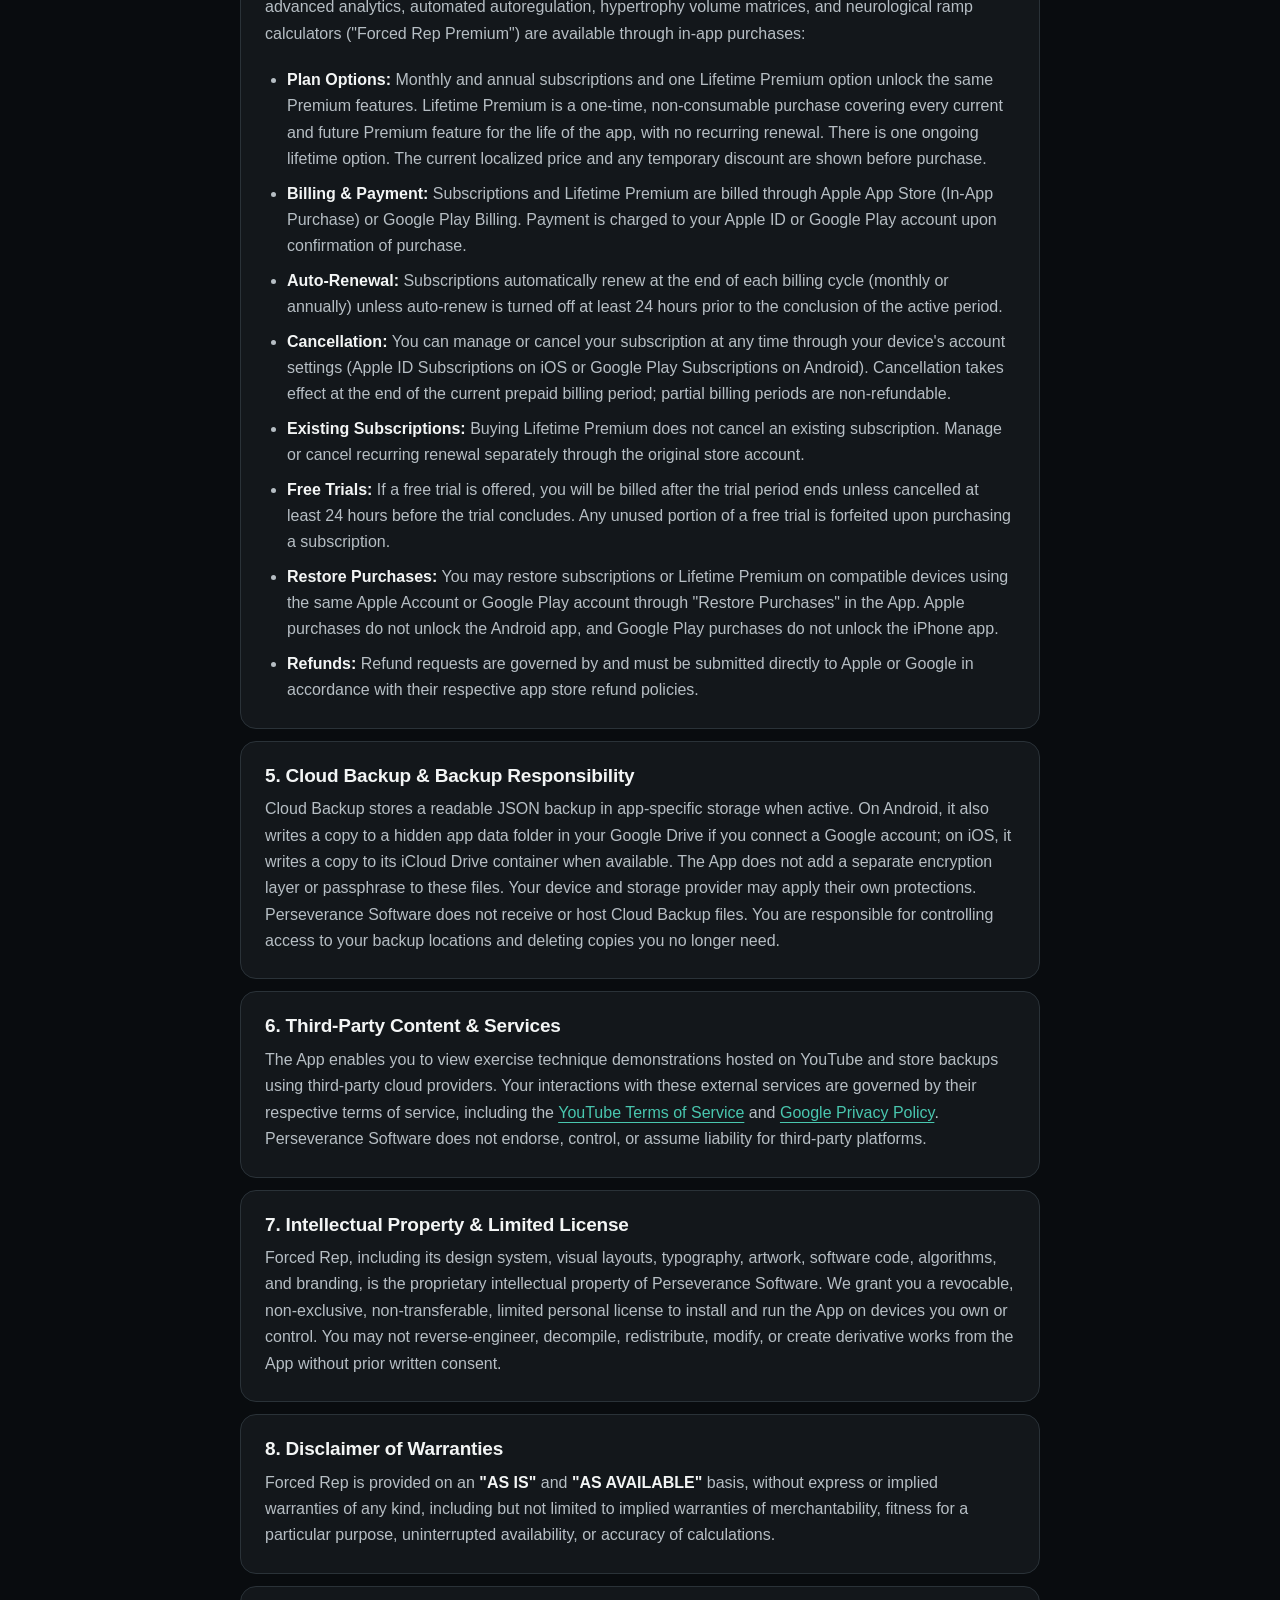
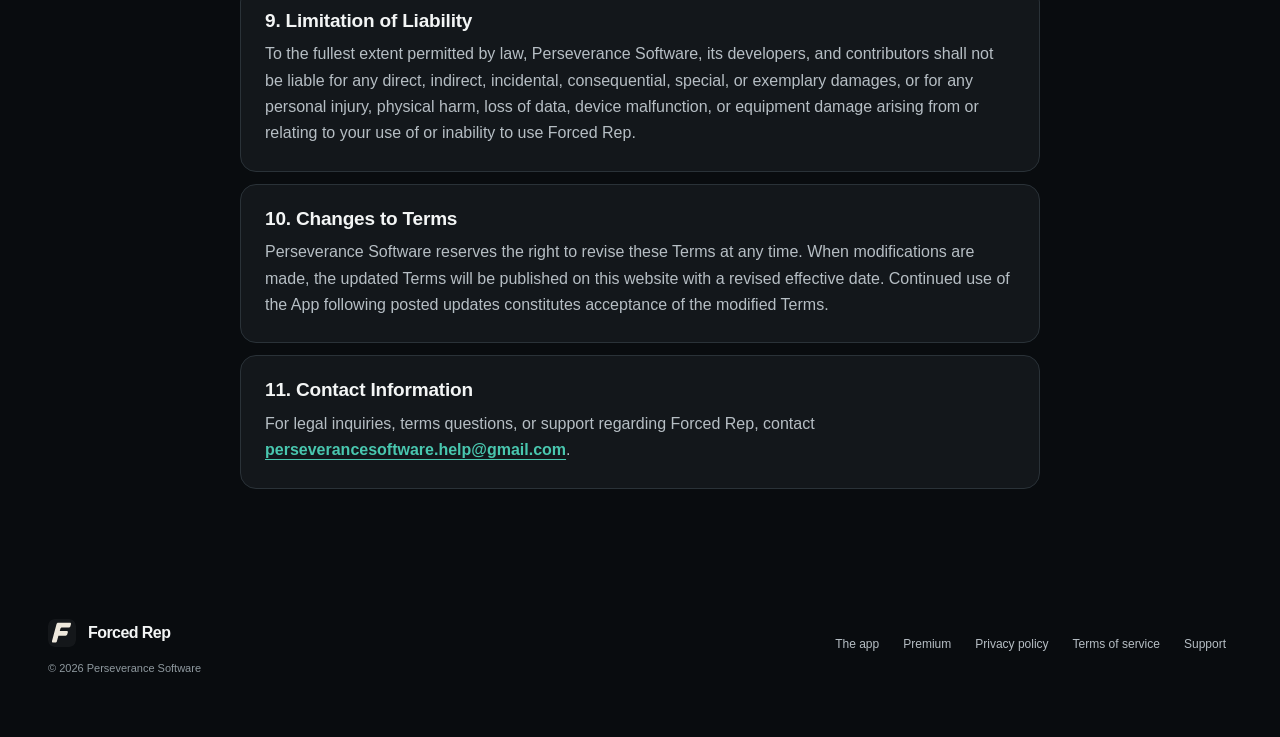
<file: terms/index.html>
<!doctype html>
<html lang="en">
  <head>
    <meta charset="utf-8">
    <meta name="viewport" content="width=device-width, initial-scale=1">
    <meta name="theme-color" content="#090c0f">
    <meta name="description" content="Terms of Service for the Forced Rep workout planning and progression application by Perseverance Software.">
    <meta property="og:title" content="Forced Rep Terms of Service">
    <meta property="og:description" content="Terms and conditions governing the use of Forced Rep, health disclaimers, and Premium purchase options.">
    <meta property="og:type" content="article">
    <meta property="og:url" content="https://perseverancesoftware.app/terms/">
    <link rel="canonical" href="https://perseverancesoftware.app/terms/">
    <title>Terms of Service · Forced Rep</title>
    <link rel="icon" href="/favicon.svg" type="image/svg+xml">
    <link rel="icon" href="/favicon-32.png" sizes="32x32" type="image/png">
    <link rel="apple-touch-icon" href="/apple-touch-icon.png">
    <link rel="stylesheet" href="/styles.css">
  </head>
  <body>
    <a class="skip-link" href="#content">Skip to content</a>
    <header class="site-header">
      <div class="wrap header-inner">
        <a class="brand" href="/"><img src="/favicon.svg" alt="" width="34" height="34">Forced Rep</a>
        <nav class="site-nav" aria-label="Main">
          <a href="/#features">The app</a>
          <a href="/#pro">Premium</a>
          <a href="/privacy/">Privacy</a>
          <a href="/support/">Support</a>
        </nav>
      </div>
    </header>

    <main id="content">
      <div class="wrap-text doc">
        <div class="doc-head">
          <p class="eyebrow">Forced Rep</p>
          <h1>Terms of Service</h1>
          <p class="lede">
            These Terms of Service ("Terms") govern your use of the Forced Rep application developed and published by Perseverance Software.
          </p>
          <p class="meta">Effective date: September 20, 2026. Last updated: October 26, 2026</p>
        </div>

        <nav class="toc" aria-labelledby="toc-title">
          <h2 id="toc-title">On this page</h2>
          <ol>
            <li><a href="#acceptance-of-terms">Acceptance of Terms</a></li>
            <li><a href="#health-and-fitness-disclaimer">Health &amp; Fitness Disclaimer</a></li>
            <li><a href="#description-of-service-and-local-storage">Description of Service &amp; Local Storage</a></li>
            <li><a href="#forced-rep-pro-subscriptions-and-purchases">Forced Rep Premium Subscriptions &amp; Purchases</a></li>
            <li><a href="#cloud-backup-and-backup-responsibility">Cloud Backup &amp; Backup Responsibility</a></li>
            <li><a href="#third-party-content-and-services">Third-Party Content &amp; Services</a></li>
            <li><a href="#intellectual-property-and-limited-license">Intellectual Property &amp; Limited License</a></li>
            <li><a href="#disclaimer-of-warranties">Disclaimer of Warranties</a></li>
            <li><a href="#limitation-of-liability">Limitation of Liability</a></li>
            <li><a href="#changes-to-terms">Changes to Terms</a></li>
            <li><a href="#contact-information">Contact Information</a></li>
          </ol>
        </nav>

        <article>
          <section class="policy-section" id="acceptance-of-terms">
            <h2>1. Acceptance of Terms</h2>
            <p>
              By downloading, installing, accessing, or using Forced Rep (the "App"), you agree to be bound by these Terms. If you do not agree with any part of these Terms, do not install or use the App.
            </p>
          </section>

          <section class="policy-section" id="health-and-fitness-disclaimer">
            <h2>2. Health &amp; Fitness Disclaimer</h2>
            <p>
              <strong>Forced Rep is not a medical device, medical service, or licensed fitness professional.</strong> The App provides self-tracking tools, workout logging, exercise demonstrations, and mathematical reference models (such as Brzycki and Epley estimated 1RM calculations, warmup ramp calculators, and hypertrophy volume landmarks).
            </p>
            <p>
              Strength training and exercise carry inherent risks of serious physical injury. You are solely responsible for your own safety, technique, form, and physical limits. Before beginning any new exercise routine, weightlifting program, or physical conditioning regimen, consult a physician or qualified healthcare provider. Stop training immediately if you experience pain, dizziness, shortness of breath, nausea, or discomfort. Estimated rep maxes, suggested progression loads, and warmup ramps are algorithmic references derived from your historical logs; they are not medical prescriptions, individualized coaching advice, or guarantees of capacity.
            </p>
          </section>

          <section class="policy-section" id="description-of-service-and-local-storage">
            <h2>3. Description of Service &amp; Local Storage</h2>
            <p>
              Forced Rep is designed with a local-first philosophy. Your workout routines, logged sets, exercise modifications, ratings, and body log entries are stored locally on your device. Perseverance Software does not maintain user accounts or a workout-sync server. Exercise issue reports you choose to submit are sent to our report service and third-party delivery services as described in the Privacy Policy. You are solely responsible for securing your personal device and maintaining routine backups using the App's JSON export features or Cloud Backup.
            </p>
          </section>

          <section class="policy-section" id="forced-rep-pro-subscriptions-and-purchases">
            <h2>4. Forced Rep Premium Subscriptions &amp; Purchases</h2>
            <p>
              Forced Rep provides comprehensive core workout tracking capabilities, including exercise setup notes, session notes, paired supersets, and the basic lock-screen rest countdown, free of charge. Optional advanced analytics, automated autoregulation, hypertrophy volume matrices, and neurological ramp calculators ("Forced Rep Premium") are available through in-app purchases:
            </p>
            <ul>
              <li><strong>Plan Options:</strong> Monthly and annual subscriptions and one Lifetime Premium option unlock the same Premium features. Lifetime Premium is a one-time, non-consumable purchase covering every current and future Premium feature for the life of the app, with no recurring renewal. There is one ongoing lifetime option. The current localized price and any temporary discount are shown before purchase.</li>
              <li><strong>Billing &amp; Payment:</strong> Subscriptions and Lifetime Premium are billed through Apple App Store (In-App Purchase) or Google Play Billing. Payment is charged to your Apple ID or Google Play account upon confirmation of purchase.</li>
              <li><strong>Auto-Renewal:</strong> Subscriptions automatically renew at the end of each billing cycle (monthly or annually) unless auto-renew is turned off at least 24 hours prior to the conclusion of the active period.</li>
              <li><strong>Cancellation:</strong> You can manage or cancel your subscription at any time through your device's account settings (Apple ID Subscriptions on iOS or Google Play Subscriptions on Android). Cancellation takes effect at the end of the current prepaid billing period; partial billing periods are non-refundable.</li>
              <li><strong>Existing Subscriptions:</strong> Buying Lifetime Premium does not cancel an existing subscription. Manage or cancel recurring renewal separately through the original store account.</li>
              <li><strong>Free Trials:</strong> If a free trial is offered, you will be billed after the trial period ends unless cancelled at least 24 hours before the trial concludes. Any unused portion of a free trial is forfeited upon purchasing a subscription.</li>
              <li><strong>Restore Purchases:</strong> You may restore subscriptions or Lifetime Premium on compatible devices using the same Apple Account or Google Play account through "Restore Purchases" in the App. Apple purchases do not unlock the Android app, and Google Play purchases do not unlock the iPhone app.</li>
              <li><strong>Refunds:</strong> Refund requests are governed by and must be submitted directly to Apple or Google in accordance with their respective app store refund policies.</li>
            </ul>
          </section>

          <section class="policy-section" id="cloud-backup-and-backup-responsibility">
            <h2>5. Cloud Backup &amp; Backup Responsibility</h2>
            <p>
              Cloud Backup stores a readable JSON backup in app-specific storage when active. On Android, it also writes a copy to a hidden app data folder in your Google Drive if you connect a Google account; on iOS, it writes a copy to its iCloud Drive container when available. The App does not add a separate encryption layer or passphrase to these files. Your device and storage provider may apply their own protections. Perseverance Software does not receive or host Cloud Backup files. You are responsible for controlling access to your backup locations and deleting copies you no longer need.
            </p>
          </section>

          <section class="policy-section" id="third-party-content-and-services">
            <h2>6. Third-Party Content &amp; Services</h2>
            <p>
              The App enables you to view exercise technique demonstrations hosted on YouTube and store backups using third-party cloud providers. Your interactions with these external services are governed by their respective terms of service, including the <a href="https://www.youtube.com/t/terms">YouTube Terms of Service</a> and <a href="https://policies.google.com/privacy">Google Privacy Policy</a>. Perseverance Software does not endorse, control, or assume liability for third-party platforms.
            </p>
          </section>

          <section class="policy-section" id="intellectual-property-and-limited-license">
            <h2>7. Intellectual Property &amp; Limited License</h2>
            <p>
              Forced Rep, including its design system, visual layouts, typography, artwork, software code, algorithms, and branding, is the proprietary intellectual property of Perseverance Software. We grant you a revocable, non-exclusive, non-transferable, limited personal license to install and run the App on devices you own or control. You may not reverse-engineer, decompile, redistribute, modify, or create derivative works from the App without prior written consent.
            </p>
          </section>

          <section class="policy-section" id="disclaimer-of-warranties">
            <h2>8. Disclaimer of Warranties</h2>
            <p>
              Forced Rep is provided on an <strong>"AS IS"</strong> and <strong>"AS AVAILABLE"</strong> basis, without express or implied warranties of any kind, including but not limited to implied warranties of merchantability, fitness for a particular purpose, uninterrupted availability, or accuracy of calculations.
            </p>
          </section>

          <section class="policy-section" id="limitation-of-liability">
            <h2>9. Limitation of Liability</h2>
            <p>
              To the fullest extent permitted by law, Perseverance Software, its developers, and contributors shall not be liable for any direct, indirect, incidental, consequential, special, or exemplary damages, or for any personal injury, physical harm, loss of data, device malfunction, or equipment damage arising from or relating to your use of or inability to use Forced Rep.
            </p>
          </section>

          <section class="policy-section" id="changes-to-terms">
            <h2>10. Changes to Terms</h2>
            <p>
              Perseverance Software reserves the right to revise these Terms at any time. When modifications are made, the updated Terms will be published on this website with a revised effective date. Continued use of the App following posted updates constitutes acceptance of the modified Terms.
            </p>
          </section>

          <section class="policy-section" id="contact-information">
            <h2>11. Contact Information</h2>
            <p>
              For legal inquiries, terms questions, or support regarding Forced Rep, contact
              <a class="contact-link" href="mailto:perseverancesoftware.help@gmail.com">perseverancesoftware.help@gmail.com</a>.
            </p>
          </section>
        </article>
      </div>
    </main>

    <footer class="site-footer">
      <div class="wrap footer-card">
        <div class="footer-brand">
          <a class="brand" href="/"><img src="/favicon.svg" alt="" width="28" height="28">Forced Rep</a>
          <p>© 2026 Perseverance Software</p>
        </div>
        <nav class="footer-nav" aria-label="Footer">
          <a href="/#features">The app</a>
          <a href="/#pro">Premium</a>
          <a href="/privacy/">Privacy policy</a>
          <a href="/terms/">Terms of service</a>
          <a href="/support/">Support</a>
        </nav>
      </div>
    </footer>
  </body>
</html>
</file>
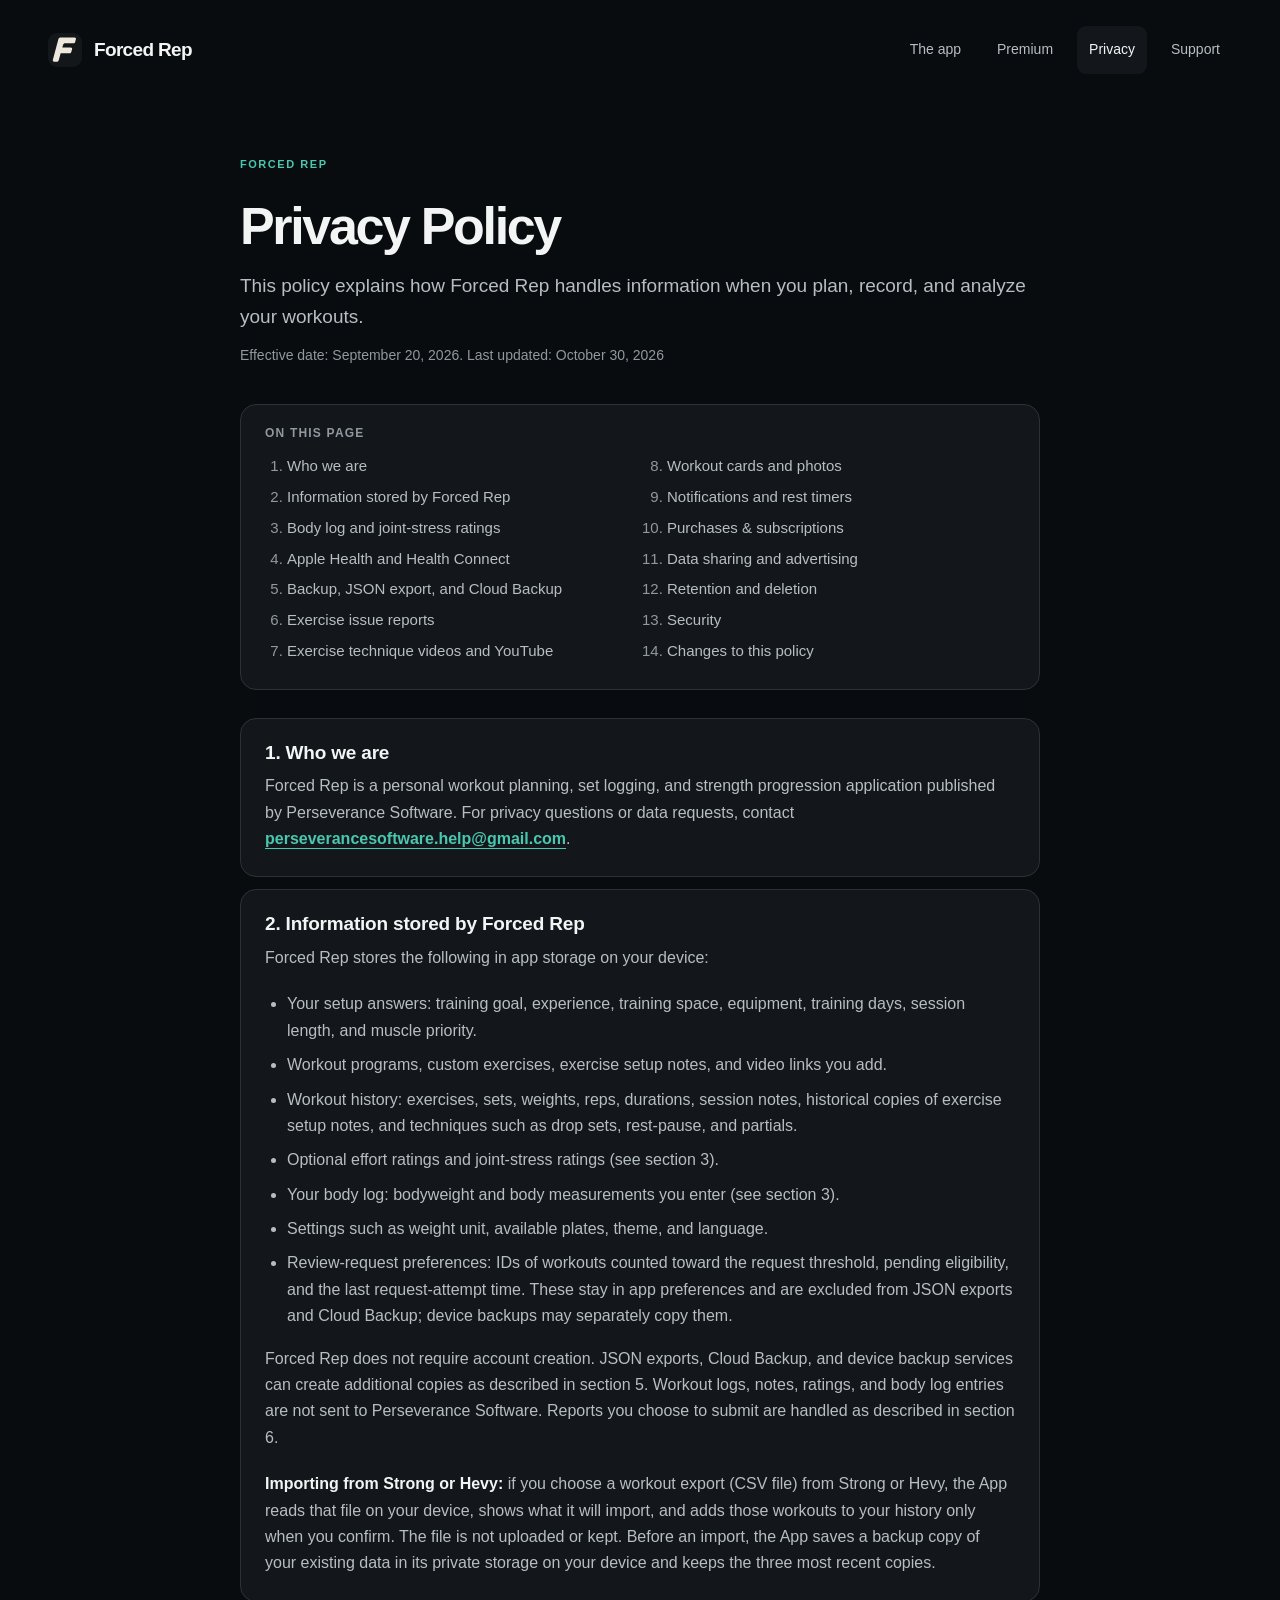
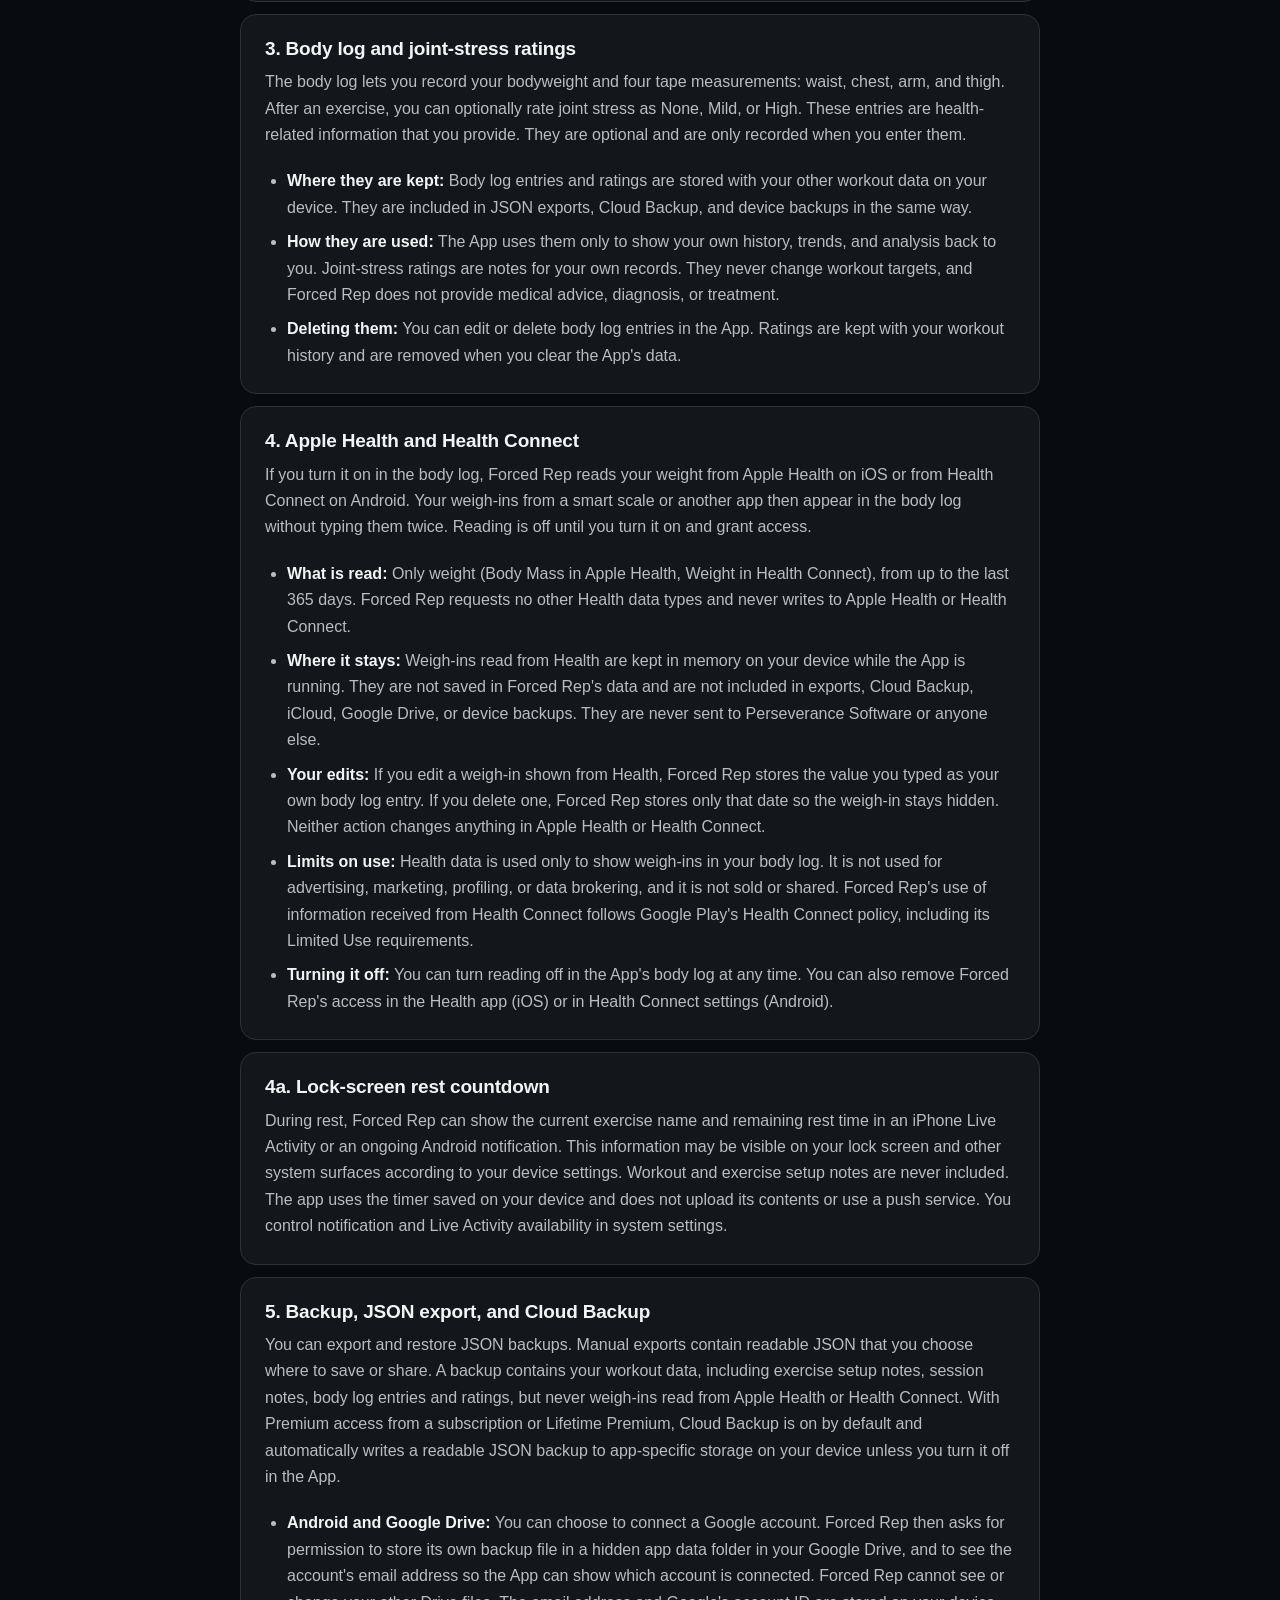
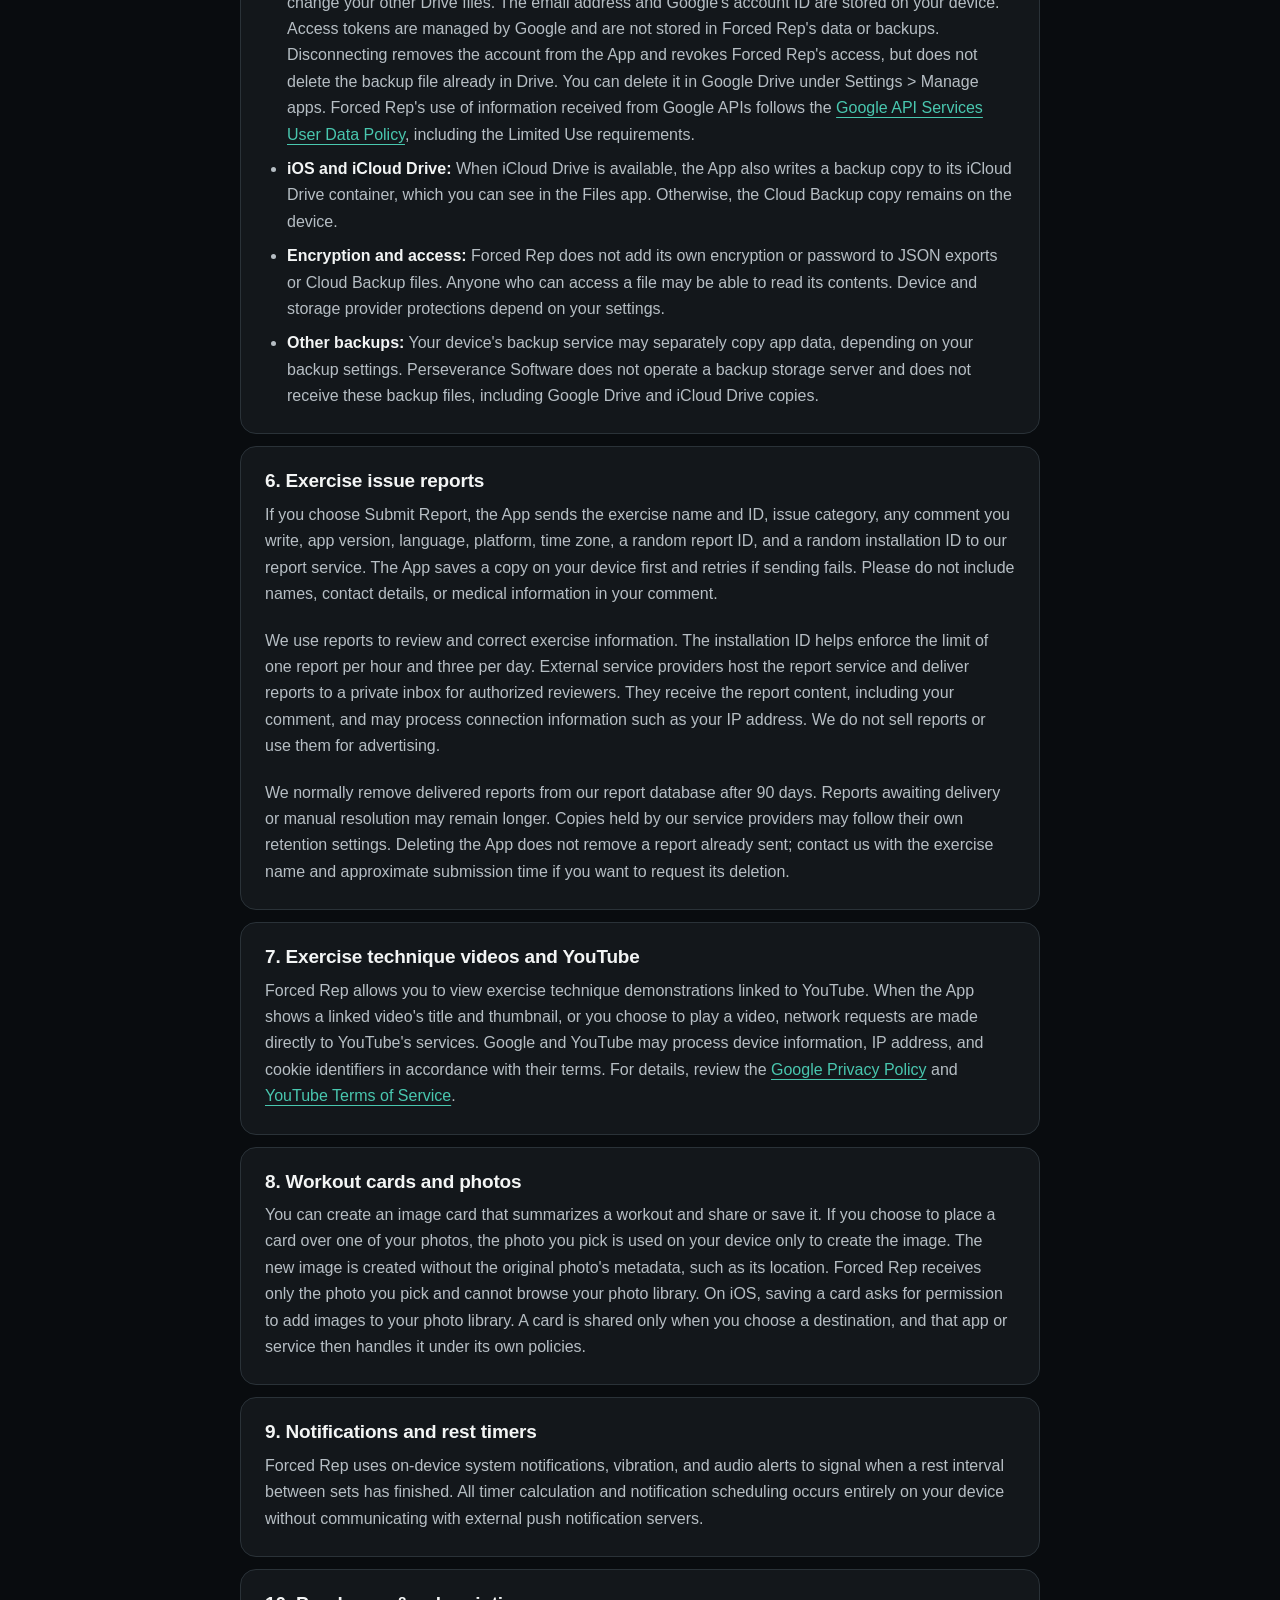
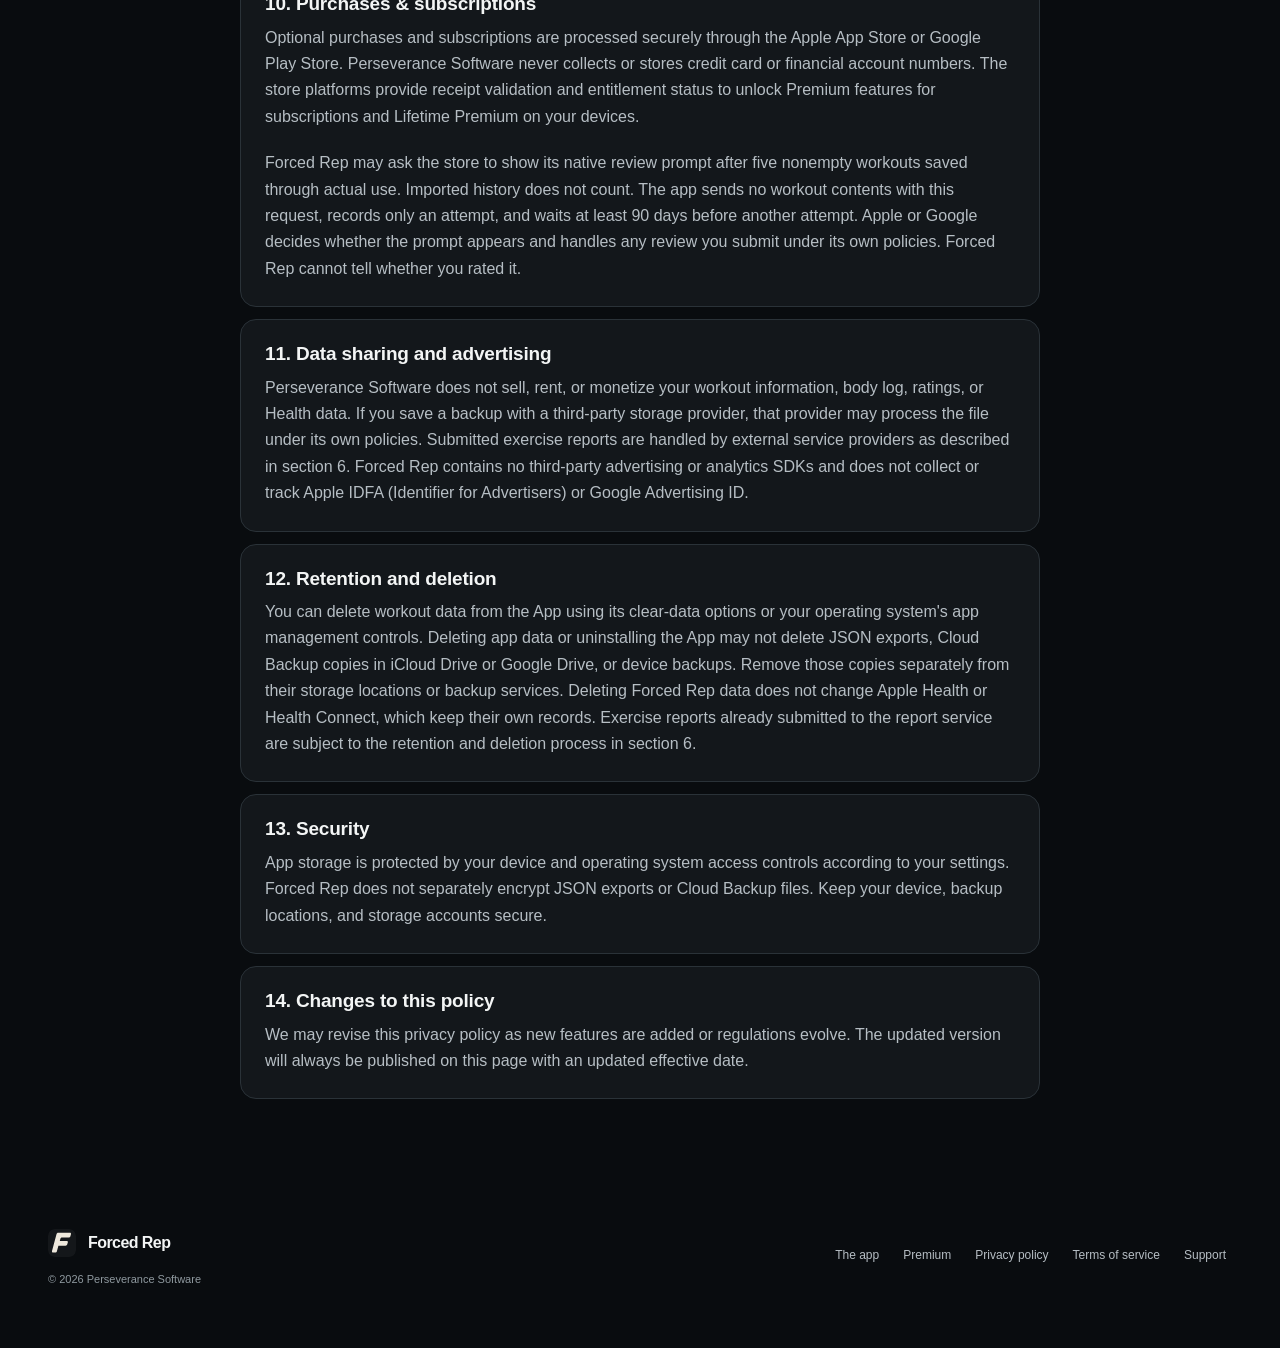
<file: forcedrep/privacy/index.html>
<!doctype html>
<html lang="en">
  <head>
    <meta charset="utf-8">
    <meta name="viewport" content="width=device-width, initial-scale=1">
    <meta name="theme-color" content="#090c0f">
    <meta name="robots" content="noindex">
    <title>Moved · Forced Rep</title>
    <link rel="canonical" href="https://perseverancesoftware.app/privacy/">
    <meta http-equiv="refresh" content="0; url=/privacy/">
    <script>location.replace("/privacy/" + location.hash);</script>
    <link rel="icon" href="/favicon.svg" type="image/svg+xml">
    <link rel="stylesheet" href="/styles.css">
  </head>
  <body>
    <main class="center-page">
      <div class="wrap-text">
        <h1>This page has moved</h1>
        <p>The Forced Rep privacy policy is now at <a href="/privacy/">perseverancesoftware.app/privacy/</a>.</p>
      </div>
    </main>
  </body>
</html>
</file>
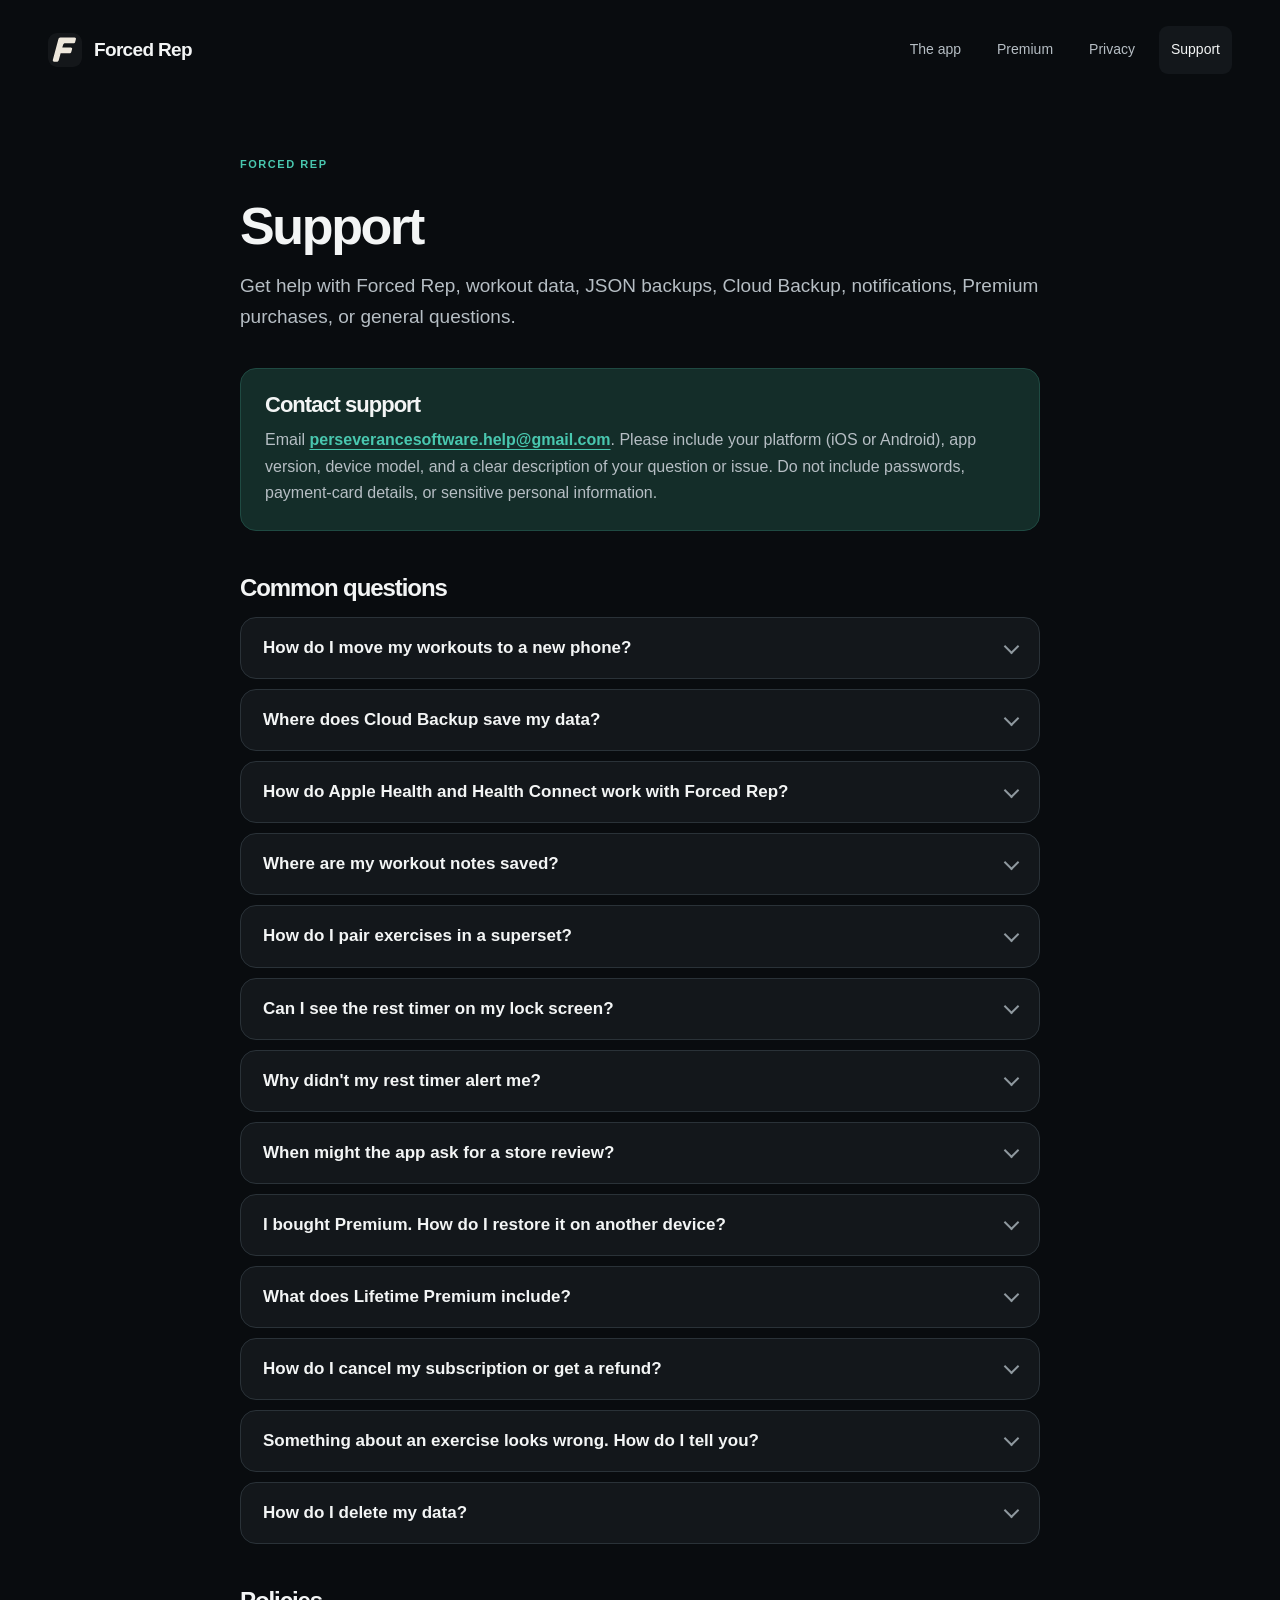
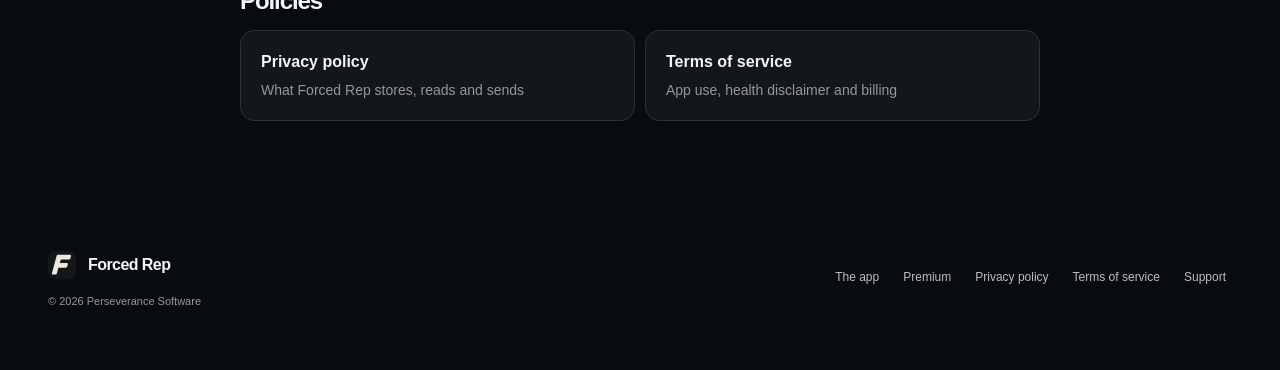
<file: forcedrep/support/index.html>
<!doctype html>
<html lang="en">
  <head>
    <meta charset="utf-8">
    <meta name="viewport" content="width=device-width, initial-scale=1">
    <meta name="theme-color" content="#090c0f">
    <meta name="robots" content="noindex">
    <title>Moved · Forced Rep</title>
    <link rel="canonical" href="https://perseverancesoftware.app/support/">
    <meta http-equiv="refresh" content="0; url=/support/">
    <script>location.replace("/support/" + location.hash);</script>
    <link rel="icon" href="/favicon.svg" type="image/svg+xml">
    <link rel="stylesheet" href="/styles.css">
  </head>
  <body>
    <main class="center-page">
      <div class="wrap-text">
        <h1>This page has moved</h1>
        <p>Forced Rep support is now at <a href="/support/">perseverancesoftware.app/support/</a>.</p>
      </div>
    </main>
  </body>
</html>
</file>
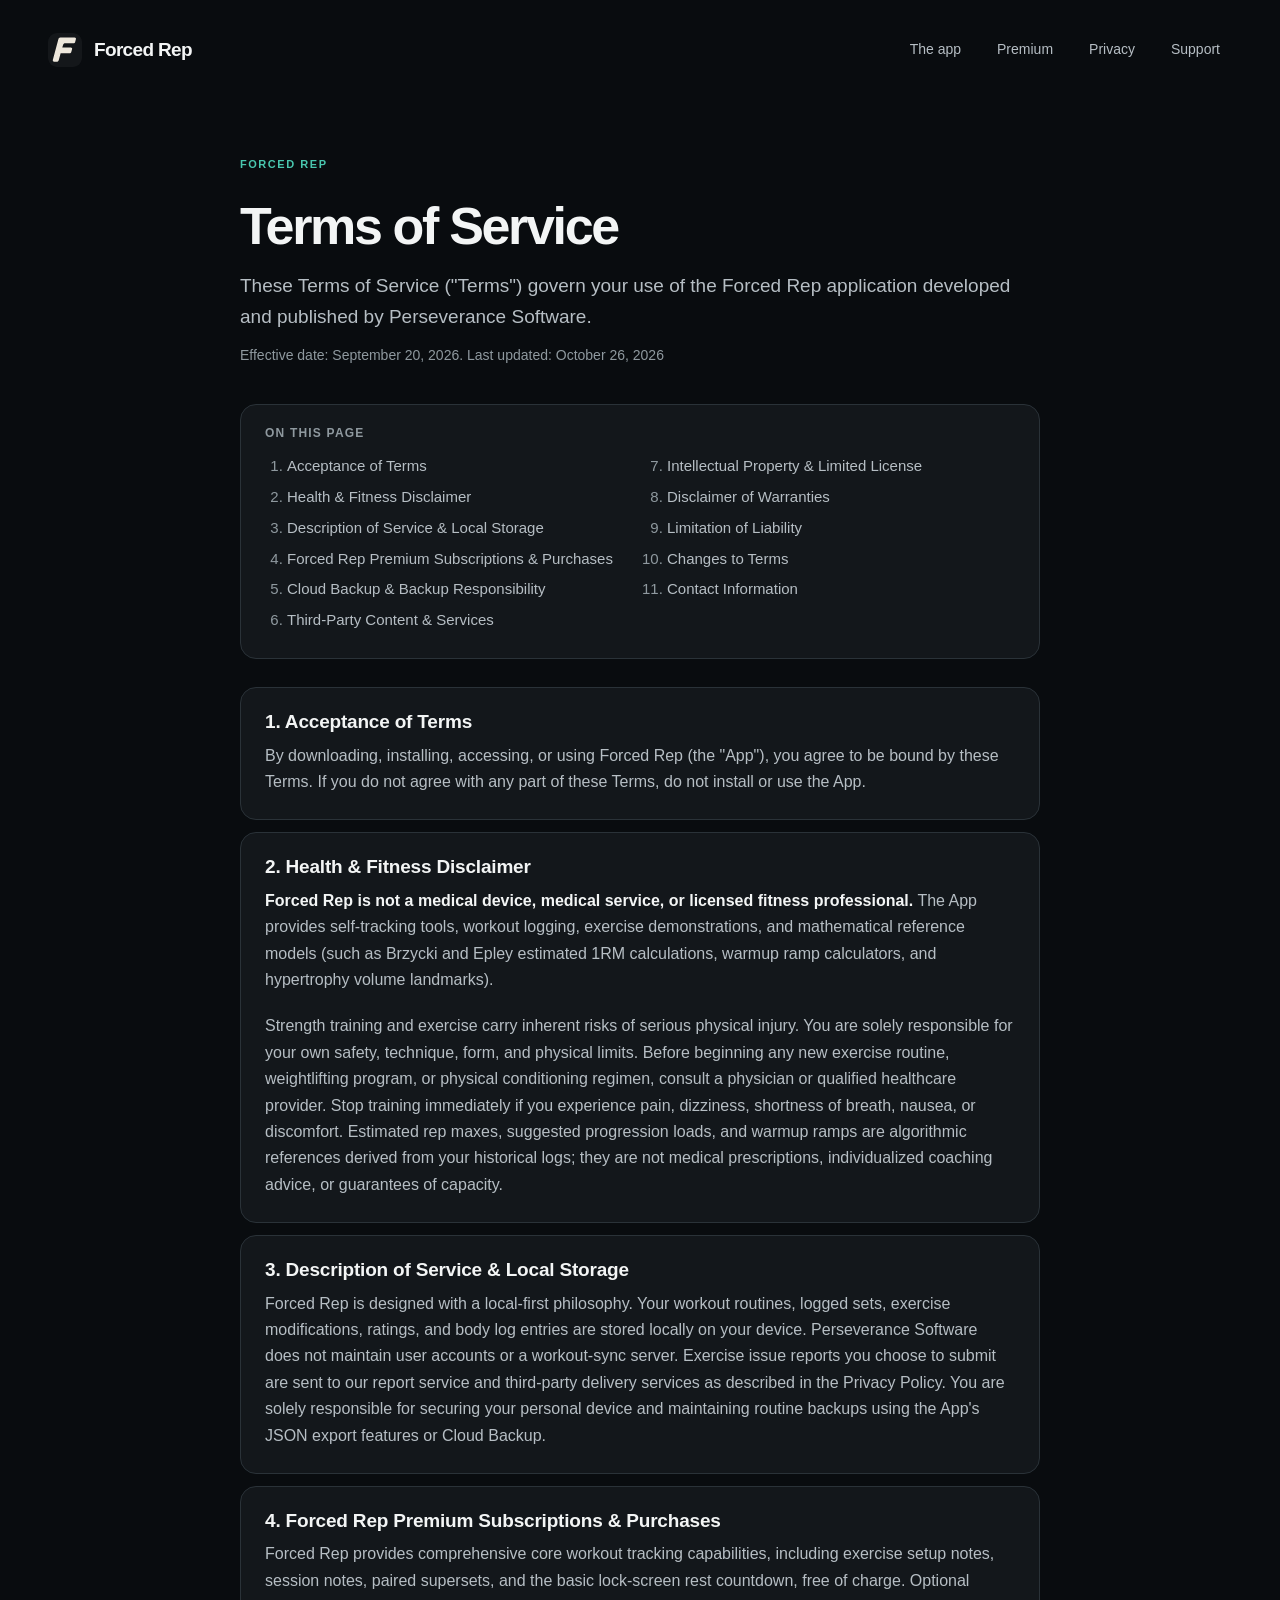
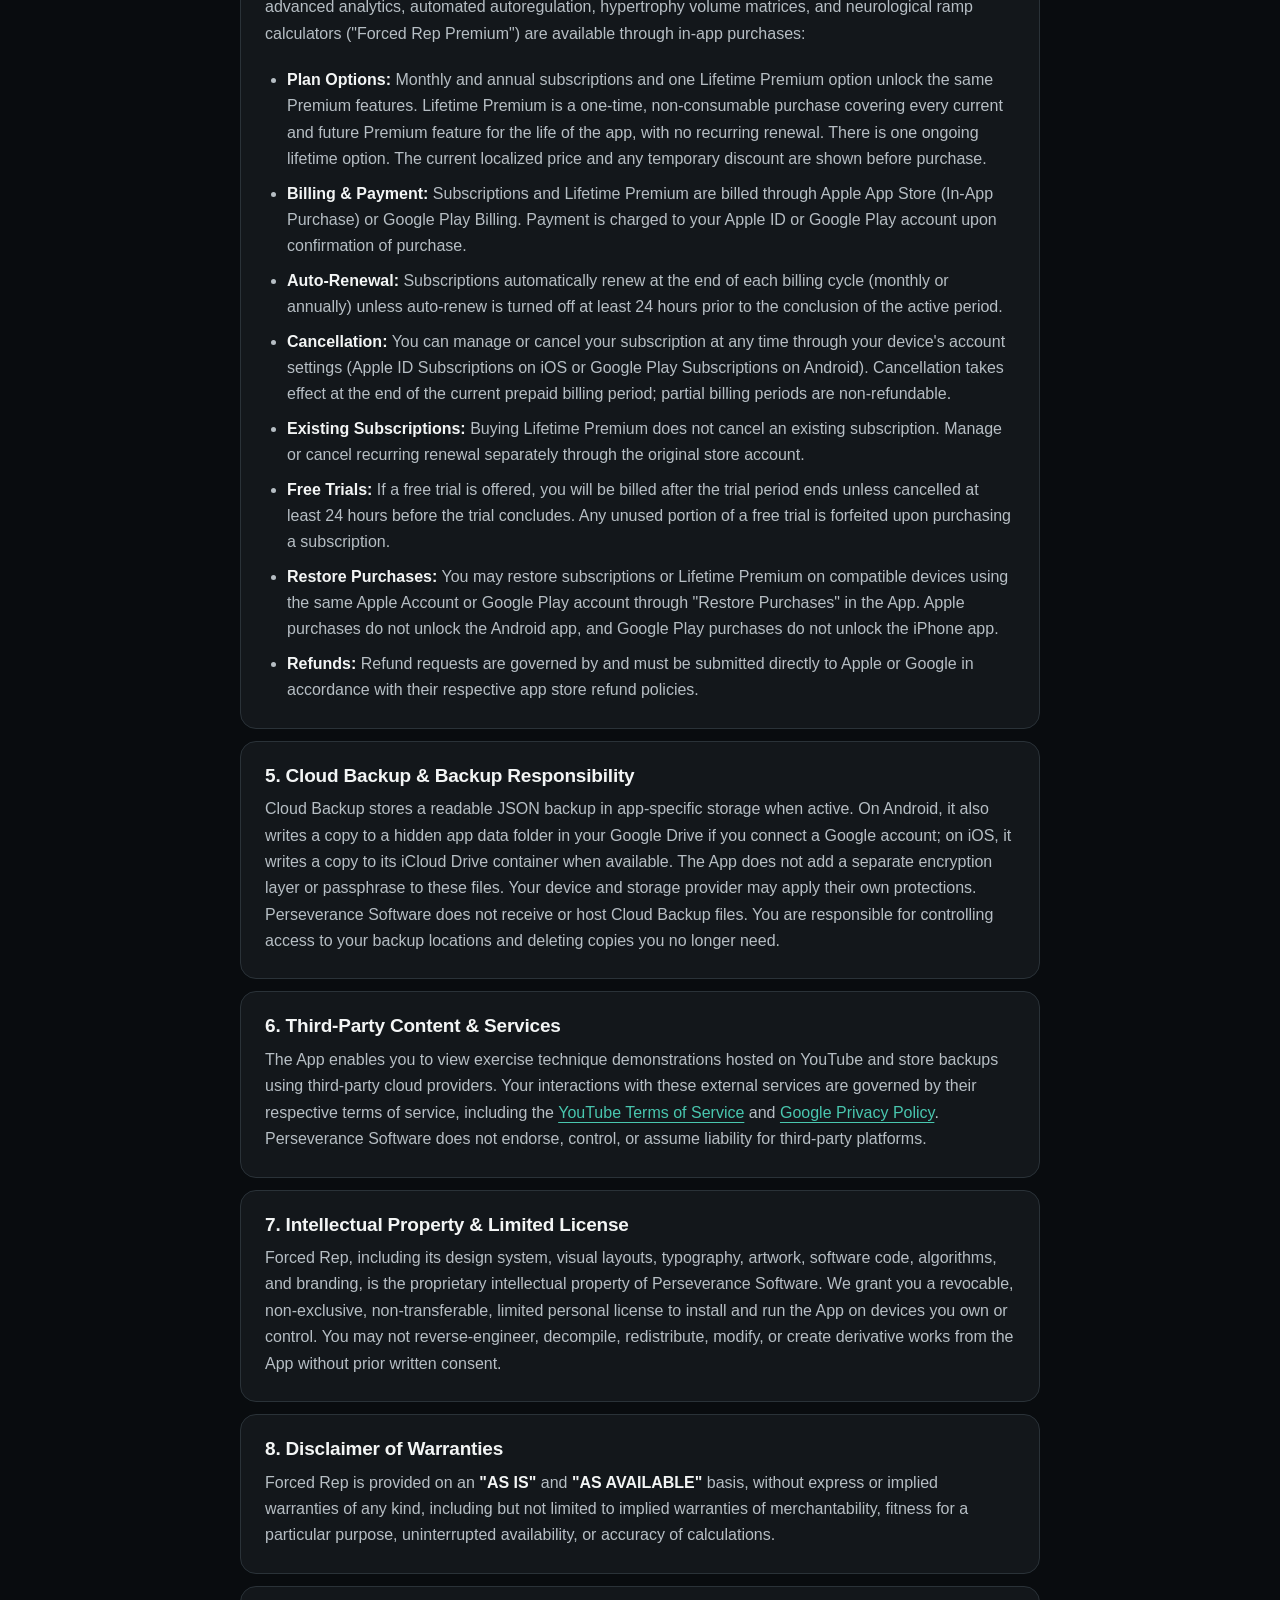
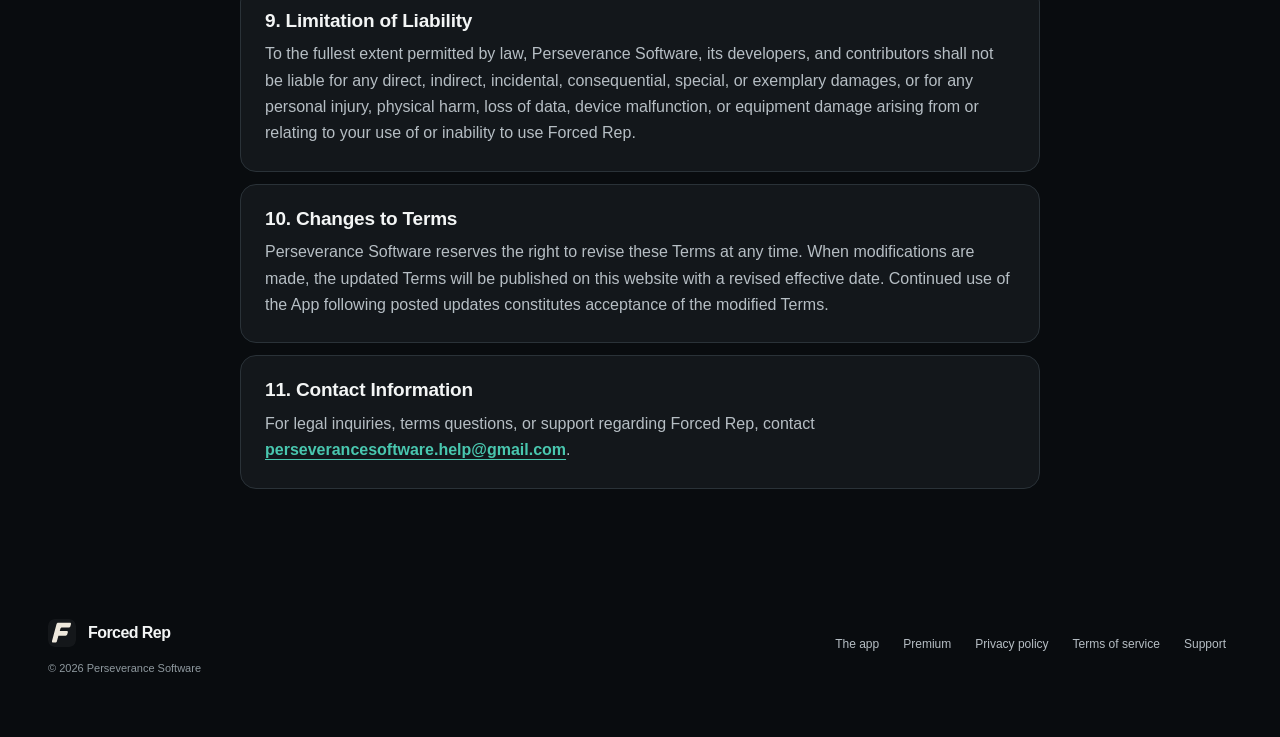
<file: forcedrep/terms/index.html>
<!doctype html>
<html lang="en">
  <head>
    <meta charset="utf-8">
    <meta name="viewport" content="width=device-width, initial-scale=1">
    <meta name="theme-color" content="#090c0f">
    <meta name="robots" content="noindex">
    <title>Moved · Forced Rep</title>
    <link rel="canonical" href="https://perseverancesoftware.app/terms/">
    <meta http-equiv="refresh" content="0; url=/terms/">
    <script>location.replace("/terms/" + location.hash);</script>
    <link rel="icon" href="/favicon.svg" type="image/svg+xml">
    <link rel="stylesheet" href="/styles.css">
  </head>
  <body>
    <main class="center-page">
      <div class="wrap-text">
        <h1>This page has moved</h1>
        <p>The Forced Rep terms of service is now at <a href="/terms/">perseverancesoftware.app/terms/</a>.</p>
      </div>
    </main>
  </body>
</html>
</file>
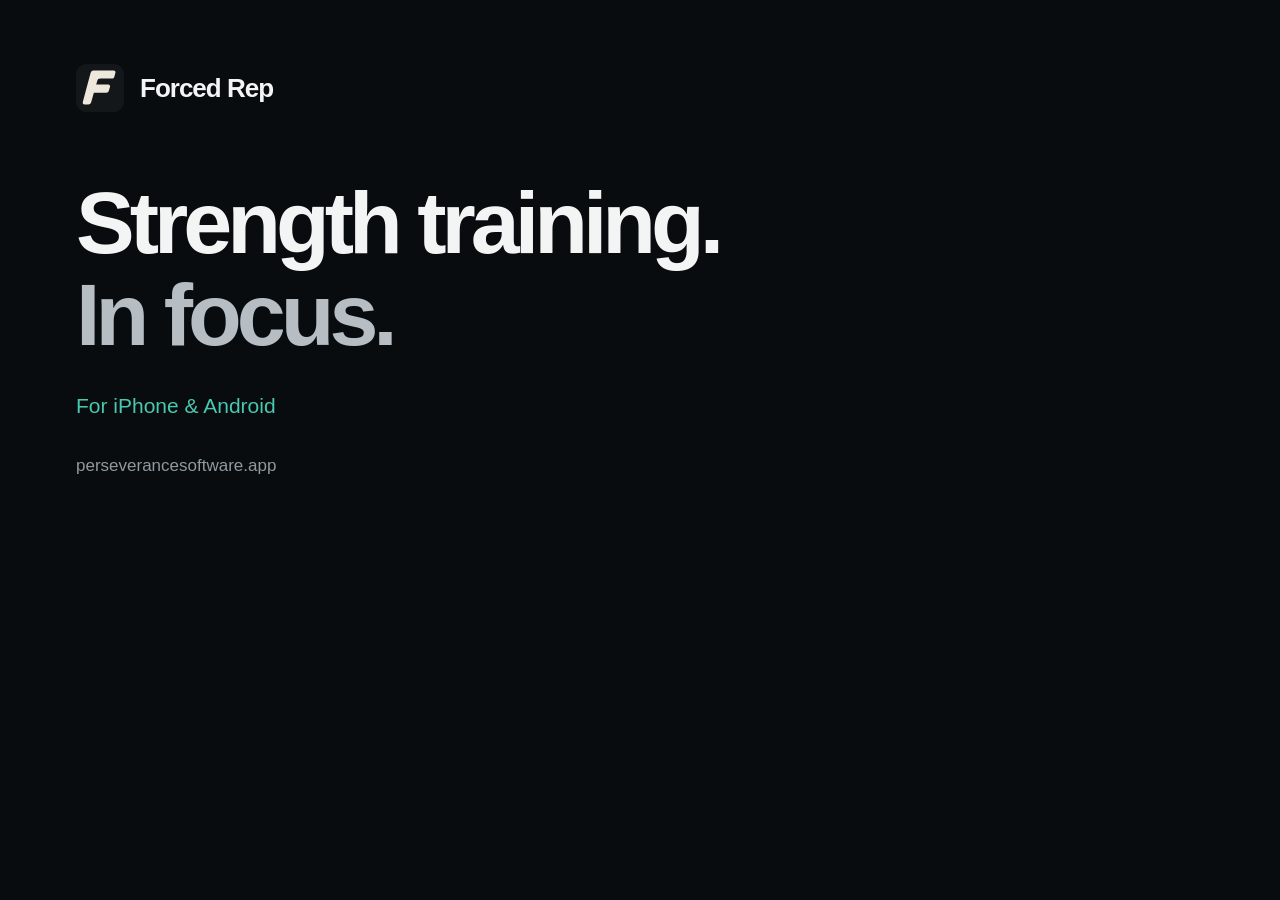
<file: assets/social-card.html>
<!doctype html>
<html lang="en">
<head>
  <meta charset="utf-8">
  <meta name="robots" content="noindex">
  <meta name="viewport" content="width=device-width, initial-scale=1">
  <title>Forced Rep social preview source</title>
  <style>
    * { box-sizing: border-box; }
    body { width: 1200px; height: 630px; margin: 0; padding: 64px 76px; background: #090c0f; color: #f3f5f5; font-family: -apple-system, BlinkMacSystemFont, "Segoe UI", sans-serif; }
    .brand { display: flex; align-items: center; gap: 16px; font-size: 26px; font-weight: 600; letter-spacing: -1px; }
    img { width: 48px; height: 48px; }
    h1 { margin: 65px 0 32px; font-size: 88px; line-height: 1.05; font-weight: 600; letter-spacing: -5px; }
    h1 span { color: #b6bec4; }
    p { margin: 0; color: #49c7af; font-size: 21px; }
    footer { margin-top: 38px; color: #8f999f; font-size: 17px; }
  </style>
</head>
<body>
  <div class="brand"><img src="/favicon.svg" alt="" width="48" height="48">Forced Rep</div>
  <h1>Strength training.<br><span>In focus.</span></h1>
  <p>For iPhone &amp; Android</p>
  <footer>perseverancesoftware.app</footer>
</body>
</html>
</file>
<file: styles.css>
/* The website uses the native app's Obsidian palette and system typography. */
:root {
  color-scheme: dark;
  --background: #090c0f;
  --surface: #13171b;
  --surface-raised: #1d2227;
  --text: #f3f5f5;
  --secondary: #b6bec4;
  --muted: #8f999f;
  --border: #2a3238;
  --accent: #49c7af;
  --accent-soft: #142d29;
  --on-accent: #07110f;
  --purple: #b18aff;
  --purple-soft: #28203d;
  --page-width: 1200px;
  --text-width: 800px;
  --font: -apple-system, BlinkMacSystemFont, "Segoe UI", Roboto, "Helvetica Neue", Arial, sans-serif;
}
* { box-sizing: border-box; }
html { scroll-behavior: smooth; scroll-padding-top: 32px; -webkit-text-size-adjust: 100%; }
body { min-height: 100vh; margin: 0; display: flex; flex-direction: column; background: var(--background); color: var(--text); font-family: var(--font); font-size: 16px; line-height: 1.65; -webkit-font-smoothing: antialiased; }
main { flex: 1; }
img { display: block; max-width: 100%; height: auto; }
a { color: var(--accent); text-underline-offset: .25em; }
a:hover { text-decoration-thickness: 2px; }
a:focus-visible, summary:focus-visible { outline: 3px solid var(--accent); outline-offset: 5px; border-radius: 4px; }
h1, h2, h3 { margin: 0; color: var(--text); font-weight: 600; line-height: 1.08; letter-spacing: -.045em; text-wrap: balance; }
h2 { font-size: clamp(34px, 4vw, 52px); }
h3 { font-size: 21px; letter-spacing: -.025em; line-height: 1.25; }
p { margin: 0 0 20px; color: var(--secondary); }
.wrap { width: min(calc(100% - 96px), var(--page-width)); margin-inline: auto; }
.wrap-text { width: min(calc(100% - 48px), var(--text-width)); margin-inline: auto; }
.skip-link { position: absolute; top: 12px; left: 16px; z-index: 10; padding: 12px 18px; background: var(--accent); color: var(--on-accent); border-radius: 8px; font-weight: 600; transform: translateY(-200%); }
.skip-link:focus { transform: translateY(0); }
.site-header { position: relative; z-index: 2; }
.header-inner { min-height: 100px; display: flex; align-items: center; justify-content: space-between; gap: 24px; }
.brand { display: inline-flex; align-items: center; gap: 12px; min-height: 48px; color: var(--text); font-size: 19px; font-weight: 650; letter-spacing: -.035em; text-decoration: none; white-space: nowrap; }
.brand img { width: 34px; height: 34px; border-radius: 9px; }
.site-nav { display: flex; align-items: center; gap: 12px; }
.site-nav a { min-height: 48px; display: inline-flex; align-items: center; padding: 10px 12px; border-radius: 9px; color: var(--secondary); font-size: 14px; text-decoration: none; }
.site-nav a:hover, .site-nav a[aria-current="page"] { background: var(--surface); color: var(--text); }
.eyebrow { margin-bottom: 24px; color: var(--accent); font-size: 11px; line-height: 1.6; font-weight: 650; letter-spacing: .14em; text-transform: uppercase; }
.lede { font-size: 19px; line-height: 1.65; }
.meta { color: var(--muted); font-size: 14px; }
.button { min-height: 52px; display: inline-flex; align-items: center; justify-content: center; gap: 24px; padding: 14px 22px; border: 1px solid transparent; border-radius: 10px; font-size: 14px; font-weight: 650; text-decoration: none; }
.button-primary { background: var(--accent); color: var(--on-accent); }
.button-primary:hover { background: #75dbc7; }
.button-secondary { background: var(--surface); border-color: var(--border); color: var(--text); }
.button-secondary:hover { border-color: var(--secondary); }
.text-link { display: inline-flex; align-items: center; gap: 14px; min-height: 48px; color: var(--text); font-size: 14px; font-weight: 550; text-decoration: none; }
.text-link:hover { color: var(--accent); }
.hero { padding-block: 64px 0; display: grid; grid-template-columns: 1.15fr 1fr; column-gap: 64px; align-items: center; }
.hero h1 { margin-bottom: 28px; font-size: clamp(48px, 5.5vw, 78px); line-height: 1.06; letter-spacing: -.065em; }
.hero h1 span { color: var(--secondary); }
.hero .lede { max-width: 470px; margin-bottom: 32px; }
.hero-actions { display: flex; align-items: center; flex-wrap: wrap; gap: 16px 28px; }
.availability { display: flex; align-items: center; gap: 9px; margin: 24px 0 0; color: var(--muted); font-size: 12px; }
.status-dot { width: 6px; height: 6px; flex: none; border-radius: 50%; background: var(--accent); }
.app-preview { min-width: 0; margin: 0; padding: 24px; border: 1px solid var(--border); border-radius: 24px; background: var(--surface); overflow: hidden; }
.preview-heading { display: flex; align-items: center; justify-content: space-between; gap: 12px; margin-bottom: 24px; color: var(--secondary); font-size: 11px; }
.preview-tag { padding: 4px 9px; border: 1px solid var(--border); border-radius: 6px; color: var(--muted); font-size: 10px; }
.app-preview img { width: 100%; border-radius: 14px; }
.app-preview figcaption { display: flex; justify-content: space-between; flex-wrap: wrap; gap: 4px 12px; margin-top: 22px; font-size: 10px; color: var(--muted); }
.app-preview figcaption span:first-child { color: var(--secondary); }
.hero-principles { display: flex; align-items: center; flex-wrap: wrap; grid-column: 1 / -1; gap: 16px 36px; list-style: none; margin: 64px 0 0; padding: 24px 0; color: var(--muted); font-size: 12px; }
.hero-principles li { display: flex; align-items: center; gap: 10px; }
.hero-principles li::before { content: "✓"; color: var(--accent); font-size: 12px; }
.section { padding-block: 80px; }
.section-intro { display: grid; grid-template-columns: 1.1fr 1fr; align-items: end; gap: 64px; margin-bottom: 40px; }
.section-intro .eyebrow { margin-bottom: 20px; }
.section-description { max-width: 450px; margin: 0 0 2px; font-size: 16px; }
.training-steps { display: grid; grid-template-columns: repeat(3, minmax(0, 1fr)); gap: 12px; }
.training-steps article { padding: 30px; border: 1px solid var(--border); border-radius: 18px; background: var(--surface); }
.step-number { display: block; margin-bottom: 44px; color: var(--muted); font-size: 11px; font-variant-numeric: tabular-nums; }
.training-steps h3 { margin-bottom: 16px; }
.training-steps p { margin: 0; font-size: 14px; }
.progress-section { display: grid; grid-template-columns: 1fr 1fr; align-items: center; gap: 104px; }
.calendar-preview { max-width: 490px; }
.progress-copy .lede { margin: 24px 0 32px; font-size: 17px; }
.editorial-list { display: grid; gap: 20px; margin: 0; }
dt { color: var(--text); font-size: 15px; font-weight: 600; }
dd { margin: 6px 0 0; color: var(--secondary); font-size: 14px; }
.essentials-grid { display: grid; grid-template-columns: repeat(4, minmax(0, 1fr)); gap: 28px; }
.essentials-grid article { min-width: 0; }
.feature-symbol { display: grid; place-items: center; width: 42px; height: 42px; margin-bottom: 22px; border: 1px solid var(--border); border-radius: 12px; background: var(--surface); color: var(--accent); font-size: 23px; }
.essentials-grid h3 { max-width: 190px; margin-bottom: 14px; }
.essentials-grid p { margin: 0; font-size: 14px; }
.quiet-note { max-width: 770px; margin: 32px 0 0; color: var(--muted); font-size: 12px; }
.premium-panel { display: grid; grid-template-columns: 1fr 1.2fr; gap: 48px 64px; padding: 52px; border: 1px solid var(--border); border-radius: 24px; background: var(--surface); }
.premium-intro .eyebrow { color: var(--purple); }
.premium-intro h2 { font-size: clamp(32px, 3.7vw, 46px); }
.premium-intro p:not(.eyebrow) { max-width: 320px; margin: 24px 0; font-size: 16px; }
.premium-label { display: inline-block; padding: 6px 10px; background: var(--purple-soft); border-radius: 6px; color: var(--purple); font-size: 11px; }
.premium-features { display: grid; gap: 24px; margin: 0; }
.premium-terms { grid-column: 1 / -1; margin: 0; font-size: 12px; color: var(--muted); }
.premium-terms a { white-space: nowrap; }
.privacy-section { display: grid; grid-template-columns: 1fr 1.2fr; gap: 104px; }
.privacy-copy p:not(.lede) { font-size: 14px; }
.closing { display: flex; align-items: center; justify-content: space-between; gap: 40px; padding-block: 72px 100px; }
.closing h2 { font-size: clamp(32px, 3.5vw, 44px); }
.closing p:not(.eyebrow) { margin: 24px 0 0; font-size: 14px; }

/* Document pages (privacy, terms, support) */

.doc {
  padding-block: 56px 96px;
}

.doc-head {
  margin-bottom: 36px;
}

.doc-head h1 {
  margin-bottom: 16px;
  font-size: clamp(36px, 6vw, 52px);
}

.doc-head .lede {
  margin-bottom: 12px;
}

.toc {
  margin: 0 0 28px;
  padding: 22px 24px;
  border: 1px solid var(--border);
  border-radius: 16px;
  background: var(--surface);
}

.toc h2 {
  margin-bottom: 12px;
  color: var(--muted);
  font-size: 12px;
  font-weight: 700;
  letter-spacing: 0.1em;
  text-transform: uppercase;
}

.toc ol {
  columns: 2;
  column-gap: 32px;
  margin: 0;
  padding-left: 22px;
  color: var(--muted);
  font-size: 15px;
}

.toc li {
  break-inside: avoid;
  padding-block: 3px;
}

.toc a {
  color: var(--secondary);
  text-decoration: none;
}

.toc a:hover {
  color: var(--text);
  text-decoration: underline;
}

.policy-section {
  margin-top: 12px;
  padding: 24px;
  border: 1px solid var(--border);
  border-radius: 16px;
  background: var(--surface);
}

.policy-section h2 {
  margin-bottom: 10px;
  font-size: 19px;
  letter-spacing: -0.01em;
}

.policy-section ul {
  margin: 0 0 16px;
  padding-left: 22px;
  color: var(--secondary);
}

.policy-section li + li {
  margin-top: 8px;
}

.policy-section strong {
  color: var(--text);
  font-weight: 650;
}

.policy-section > :last-child,
.notice > :last-child {
  margin-bottom: 0;
}

.notice {
  margin: 0 0 28px;
  padding: 24px;
  border: 1px solid #1f4a42;
  border-radius: 16px;
  background: var(--accent-soft);
}

.notice h2 {
  margin-bottom: 10px;
  font-size: 22px;
}

.contact-link {
  overflow-wrap: anywhere;
  font-weight: 700;
}

.faq {
  display: grid;
  gap: 10px;
}

.faq details {
  border: 1px solid var(--border);
  border-radius: 16px;
  background: var(--surface);
}

.faq summary {
  min-height: 56px;
  display: flex;
  align-items: center;
  justify-content: space-between;
  gap: 16px;
  padding: 16px 22px;
  color: var(--text);
  font-size: 17px;
  font-weight: 600;
  cursor: pointer;
  list-style: none;
}

.faq summary::-webkit-details-marker {
  display: none;
}

.faq summary::after {
  content: "";
  flex: none;
  width: 9px;
  height: 9px;
  margin-top: -4px;
  border-right: 2px solid var(--muted);
  border-bottom: 2px solid var(--muted);
  transform: rotate(45deg);
}

.faq details[open] summary::after {
  margin-top: 4px;
  transform: rotate(-135deg);
}

.faq-answer {
  padding: 0 22px 20px;
}

.faq-answer > :last-child {
  margin-bottom: 0;
}

.doc-section-title {
  margin: 44px 0 16px;
  font-size: 24px;
}

.link-cards {
  display: grid;
  grid-template-columns: repeat(2, minmax(0, 1fr));
  gap: 10px;
}

.link-card {
  display: flex;
  flex-direction: column;
  gap: 4px;
  min-height: 48px;
  padding: 18px 20px;
  border: 1px solid var(--border);
  border-radius: 14px;
  background: var(--surface);
  color: var(--text);
  font-weight: 650;
  text-decoration: none;
}

.link-card span {
  color: var(--muted);
  font-size: 14px;
  font-weight: 450;
}

.link-card:hover {
  border-color: var(--secondary);
}


/* Shared footer and utility pages. */
.site-footer { padding-block: 0 32px; }
.footer-card { display: flex; align-items: center; justify-content: space-between; flex-wrap: wrap; gap: 20px 32px; padding-block: 28px; }
.footer-brand p { margin: 4px 0 0; color: var(--muted); font-size: 11px; }
.footer-brand .brand { min-height: 40px; font-size: 16px; }
.footer-brand .brand img { width: 28px; height: 28px; border-radius: 7px; }
.footer-nav { display: flex; flex-wrap: wrap; gap: 4px 12px; }
.footer-nav a { min-height: 48px; display: inline-flex; align-items: center; padding-inline: 6px; color: var(--secondary); font-size: 12px; text-decoration: none; }
.footer-nav a:hover { color: var(--text); text-decoration: underline; }
.center-page { display: grid; place-items: center; padding-block: 96px; text-align: center; }
.center-page h1 { margin-bottom: 16px; font-size: clamp(32px, 5vw, 48px); }
.center-page .hero-actions { justify-content: center; margin-top: 24px; }
@media (min-width: 1500px) { .hero { padding-top: 88px; } }
@media (max-width: 1100px) {
  .wrap { width: calc(100% - 64px); }
  .hero { column-gap: 40px; }
  .hero h1 { font-size: 5.6vw; }
  .progress-section, .privacy-section { gap: 56px; }
  .training-steps article { padding: 24px; }
  .essentials-grid { grid-template-columns: repeat(2, minmax(0, 1fr)); gap: 32px; }
  .essentials-grid h3 { max-width: none; }
  .premium-panel { padding: 36px; gap: 40px; }
}
@media (max-width: 760px) {
  .wrap { width: calc(100% - 40px); }
  .header-inner { min-height: 76px; flex-wrap: wrap; gap: 0; padding-block: 12px; }
  .brand { font-size: 18px; }
  .site-nav { gap: 0; }
  .site-nav a { padding-inline: 10px; font-size: 12px; }
  .hero { padding-top: 40px; grid-template-columns: 1fr; gap: 40px; }
  .hero h1 { font-size: clamp(46px, 9vw, 68px); }
  .hero-copy { max-width: 560px; }
  .hero .lede { font-size: 17px; }
  .hero-preview { width: 100%; max-width: 540px; justify-self: center; }
  .hero-principles { margin: 0; padding: 0; gap: 12px 24px; font-size: 11px; }
  .section { padding-block: 56px; }
  .section-intro { grid-template-columns: 1fr; gap: 24px; margin-bottom: 32px; }
  .section-description { max-width: 540px; font-size: 15px; }
  .training-steps { grid-template-columns: 1fr; }
  .training-steps article { padding: 24px; }
  .step-number { margin-bottom: 20px; }
  .progress-section { grid-template-columns: 1fr; gap: 32px; }
  .progress-copy { grid-row: 1; }
  .calendar-preview { width: 100%; max-width: 490px; justify-self: center; }
  .premium-panel { grid-template-columns: 1fr; padding: 28px; gap: 32px; }
  .premium-intro p:not(.eyebrow) { max-width: none; }
  .privacy-section { grid-template-columns: 1fr; gap: 24px; }
  .closing { align-items: flex-start; flex-direction: column; gap: 28px; padding-bottom: 64px; }
  .footer-card { gap: 16px; }
  .footer-nav { gap: 0 12px; }
  .footer-nav a { padding-inline: 0; }
  .toc ol { columns: 1; }
  .doc { padding-block: 32px 56px; }
  .link-cards { grid-template-columns: 1fr; }
}
@media (max-width: 480px) {
  .header-inner { gap: 4px; }
  .site-nav { width: 100%; margin-left: -10px; }
  .site-nav a { padding-inline: 10px; }
  .hero { padding-top: 32px; gap: 32px; }
  .hero h1 { font-size: clamp(38px, 10.3vw, 49px); }
  .hero-actions { gap: 12px 20px; }
  .app-preview { padding: 16px; border-radius: 18px; }
  .preview-heading { margin-bottom: 16px; }
  .app-preview figcaption { margin-top: 16px; font-size: 9px; }
  .hero-principles { column-gap: 20px; }
  .essentials-grid { grid-template-columns: 1fr; gap: 28px; }
  .feature-symbol { margin-bottom: 14px; }
  .essentials-grid h3 { margin-bottom: 10px; }
  .premium-panel { padding: 24px; border-radius: 18px; }
  .policy-section, .notice, .toc { padding: 20px; }
}
@media (prefers-reduced-motion: reduce) { html { scroll-behavior: auto; } }
@media (forced-colors: active) { .status-dot { background: CanvasText; } .button { border-color: ButtonText; } }
</file>
